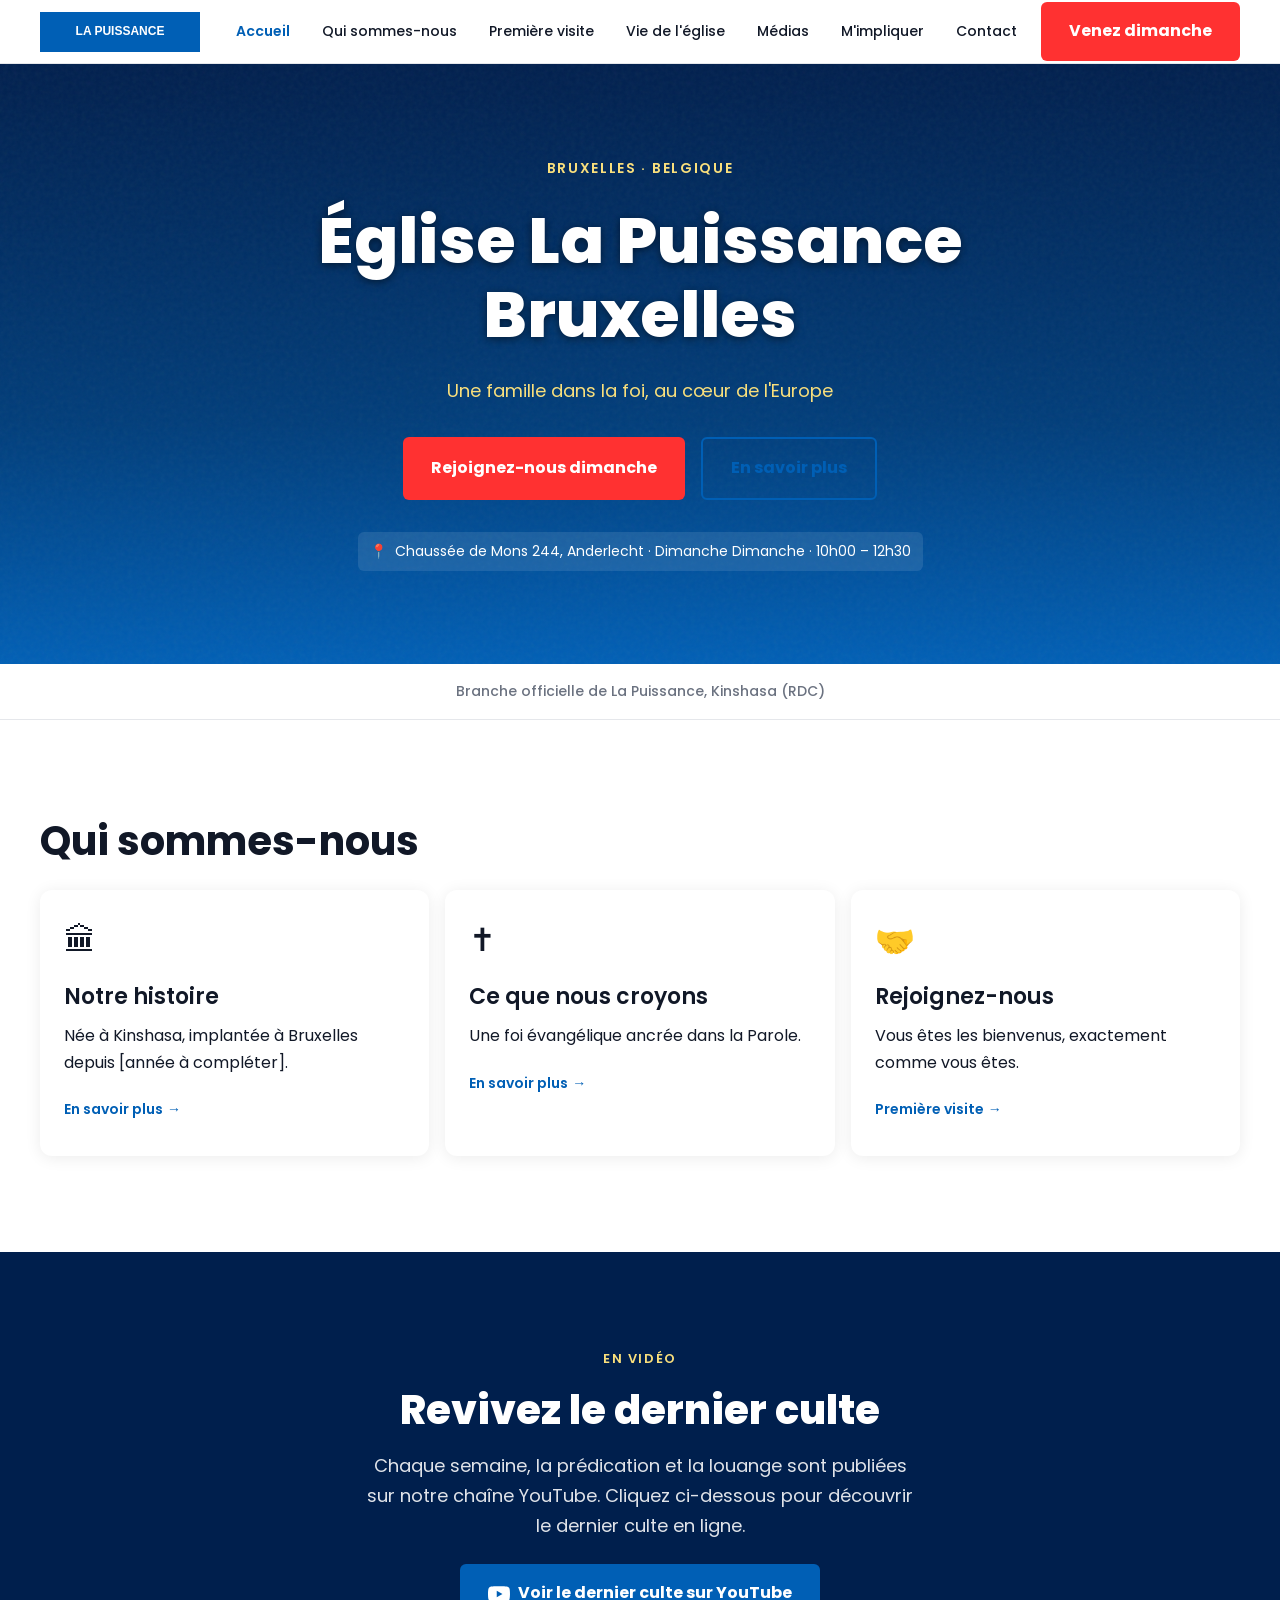
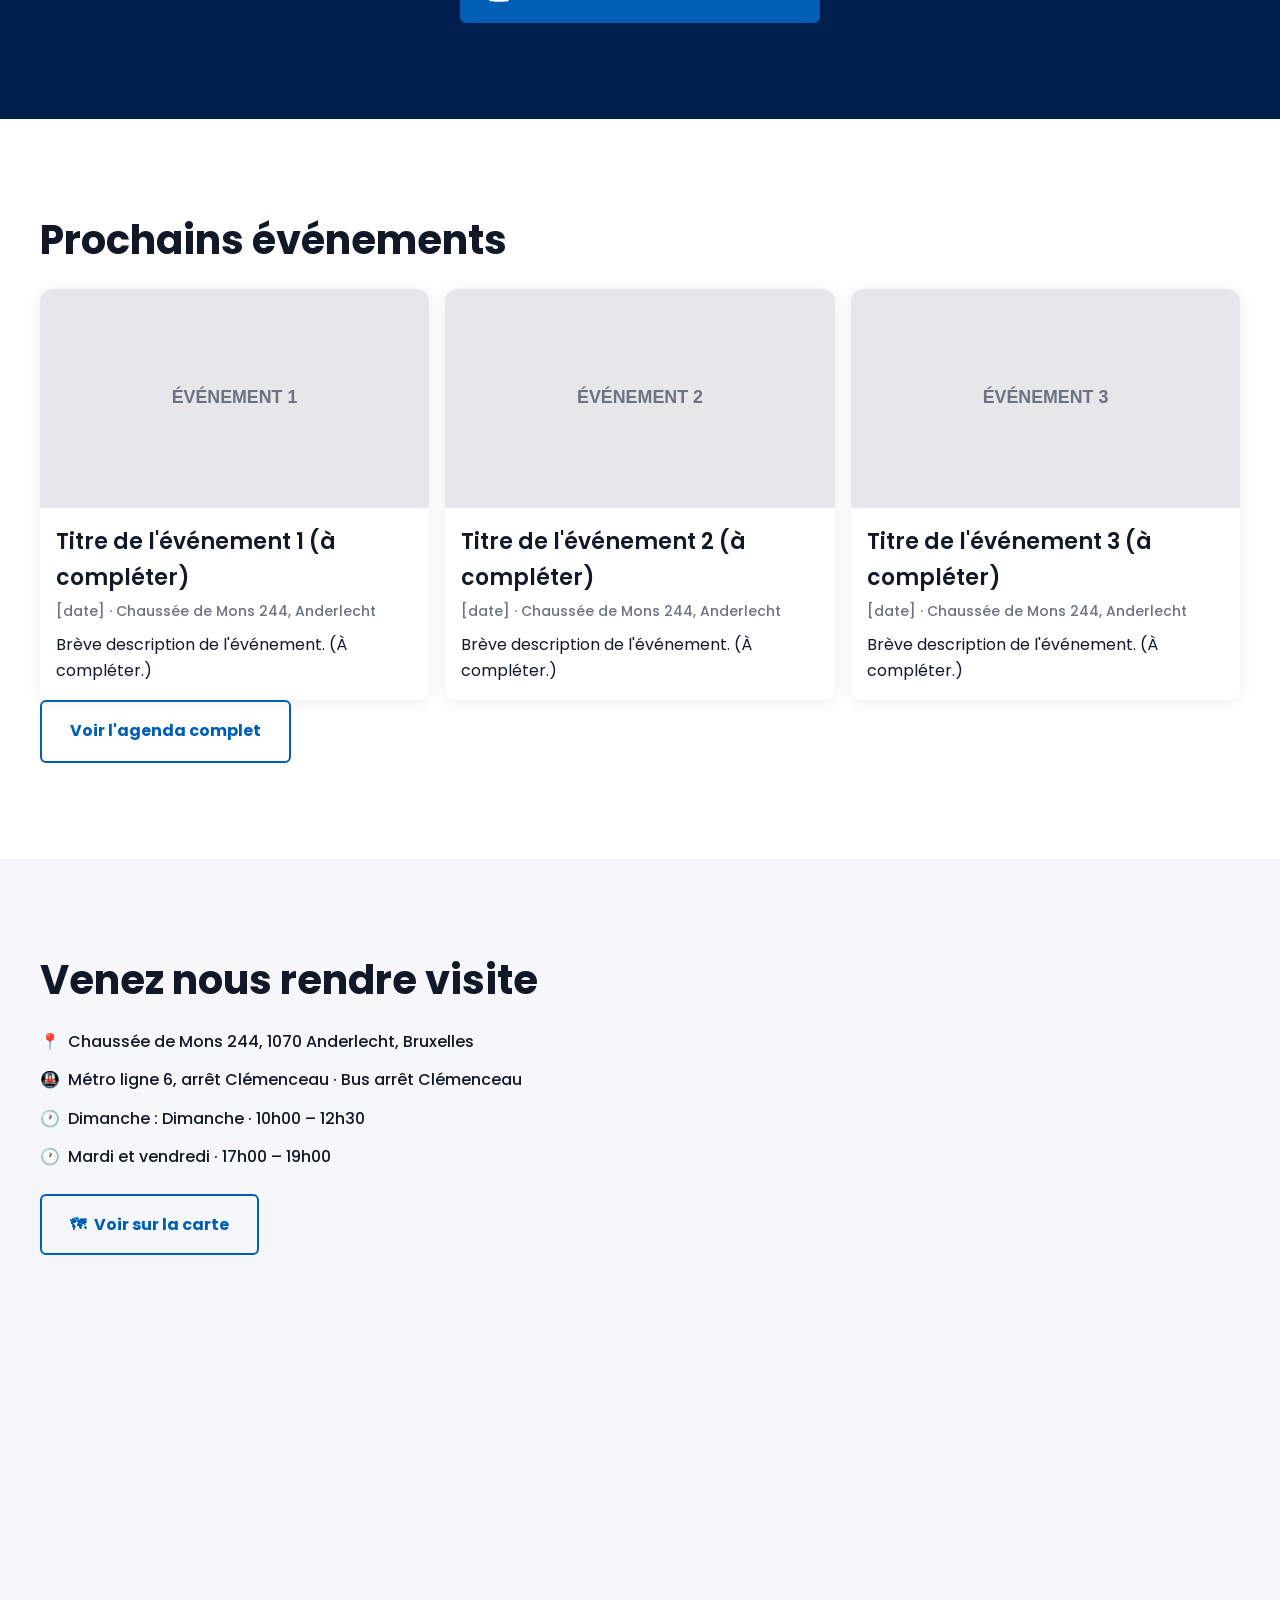
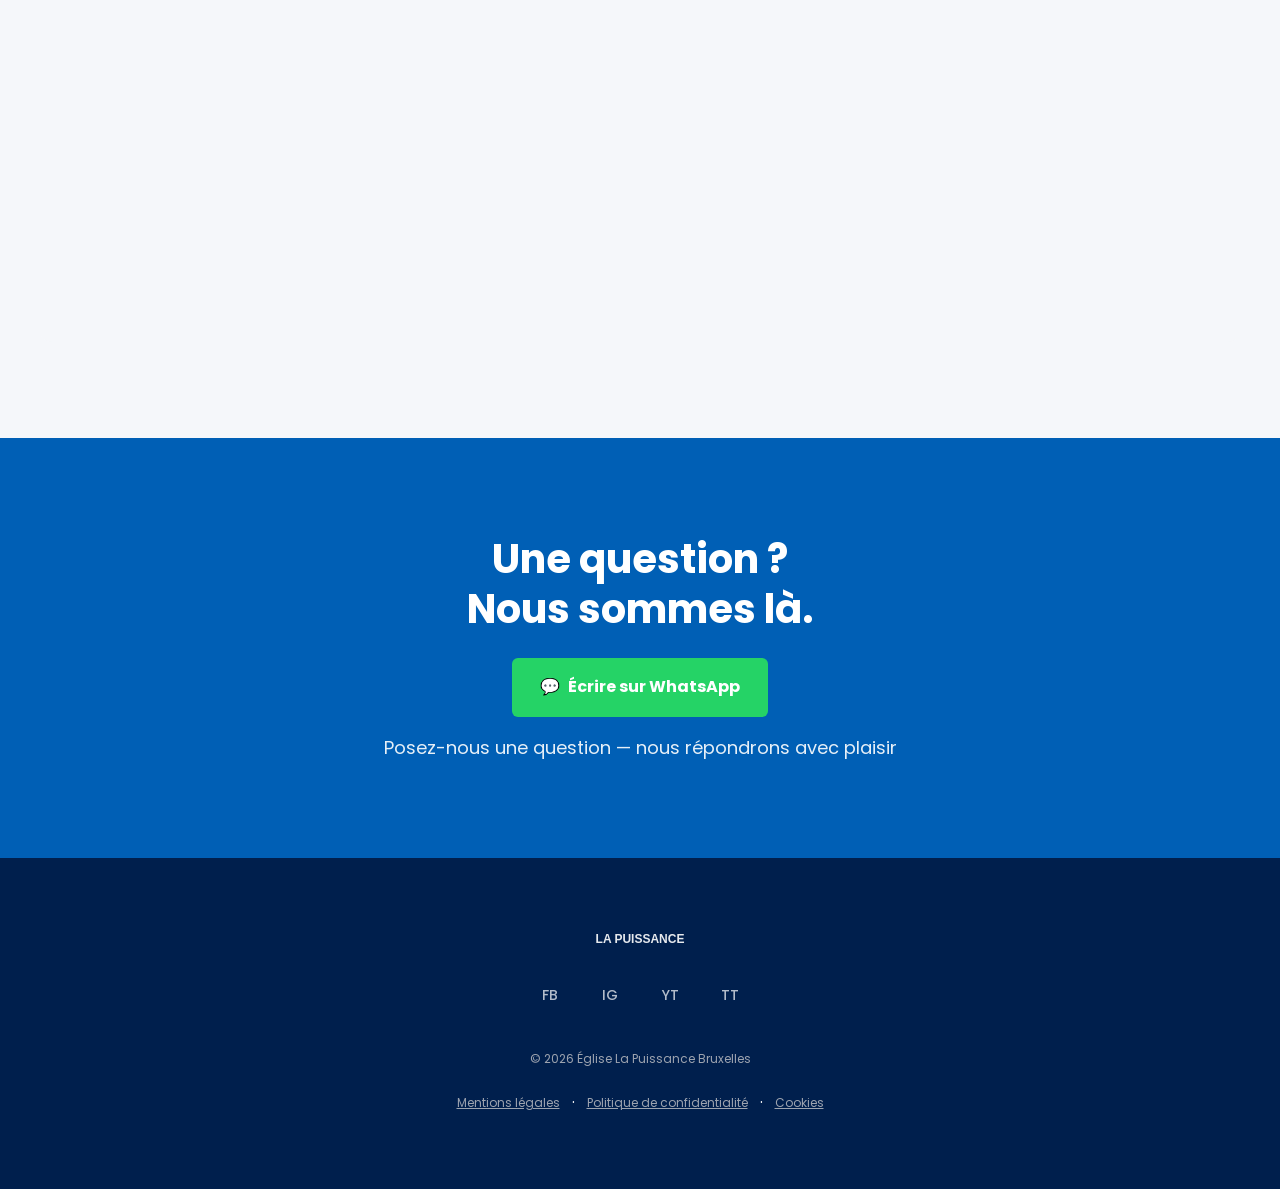
<file: index.html>
<!DOCTYPE html>
<html lang="fr">
<head>
  <meta charset="UTF-8">
  <meta name="viewport" content="width=device-width, initial-scale=1.0">
  <title>Accueil — Église La Puissance Bruxelles</title>
  <meta name="description" content="Église La Puissance Bruxelles — Une famille dans la foi, au cœur de l'Europe. Branche officielle de La Puissance, Kinshasa (RDC).">
  <link rel="stylesheet" href="assets/css/style.css">
  <link rel="icon" type="image/svg+xml" href="assets/img/placeholders/favicon.svg">
</head>
<body>
  <a href="#main-content" class="skip-link">Aller au contenu principal</a>

  <!-- NAVBAR -->
  <div data-partial="header"></div>

  <main id="main-content">
    <!-- HERO -->
    <section class="hero" aria-labelledby="hero-title">
      <div class="hero__bg">
        <img src="assets/img/placeholders/hero.svg" alt="Assemblée de l'Église La Puissance Bruxelles" width="800" height="600" loading="eager" class="hero__photo">
        <div class="hero__gradient" aria-hidden="true"></div>
        <div class="hero__grain" aria-hidden="true"></div>
      </div>
      <div class="hero__content container">
        <p class="hero__surtitre">Bruxelles · Belgique</p>
        <h1 id="hero-title" class="hero__title">Église La Puissance<br>Bruxelles</h1>
        <p class="hero__subtitle">Une famille dans la foi, au cœur de l'Europe</p>
        <div class="hero__actions">
          <a href="premiere-visite.html" class="btn btn--primary btn--full-mobile">Rejoignez-nous dimanche</a>
          <a href="qui-sommes-nous.html" class="btn btn--ghost btn--full-mobile">En savoir plus</a>
        </div>
        <div class="hero__badge">
          <span aria-hidden="true">📍</span> Chaussée de Mons 244, Anderlecht · Dimanche Dimanche · 10h00 – 12h30
        </div>
      </div>
    </section>

    <!-- TRUST BAND -->
    <section class="trust-band" aria-label="Filiation">
      <div class="container">
        <p class="trust-band__text">Branche officielle de La Puissance, Kinshasa (RDC)</p>
      </div>
    </section>

    <!-- QUI SOMMES-NOUS RAPIDE -->
    <section class="section" aria-labelledby="qui-sommes-nous-rapide-title">
      <div class="container">
        <h2 id="qui-sommes-nous-rapide-title" class="section__title">Qui sommes-nous</h2>
        <div class="grid grid--3">
          <article class="card">
            <div class="card__icon" aria-hidden="true">🏛</div>
            <h3 class="card__title">Notre histoire</h3>
            <p class="card__body">Née à Kinshasa, implantée à Bruxelles depuis [année à compléter].</p>
            <a href="qui-sommes-nous.html#histoire" class="card__link">En savoir plus <span aria-hidden="true">→</span></a>
          </article>
          <article class="card">
            <div class="card__icon" aria-hidden="true">✝</div>
            <h3 class="card__title">Ce que nous croyons</h3>
            <p class="card__body">Une foi évangélique ancrée dans la Parole.</p>
            <a href="qui-sommes-nous.html#croyances" class="card__link">En savoir plus <span aria-hidden="true">→</span></a>
          </article>
          <article class="card">
            <div class="card__icon" aria-hidden="true">🤝</div>
            <h3 class="card__title">Rejoignez-nous</h3>
            <p class="card__body">Vous êtes les bienvenus, exactement comme vous êtes.</p>
            <a href="premiere-visite.html" class="card__link">Première visite <span aria-hidden="true">→</span></a>
          </article>
        </div>
      </div>
    </section>

    <!-- PRÉDICATION EN VEDETTE -->
    <!-- SECTION : Revivez le dernier culte (lien chaîne YouTube) -->
    <section class="latest-culte" aria-labelledby="culte-title">
      <div class="container latest-culte__inner">
        <span class="latest-culte__eyebrow">EN VIDÉO</span>
        <h2 id="culte-title" class="latest-culte__title">Revivez le dernier culte</h2>
        <p class="latest-culte__text">Chaque semaine, la prédication et la louange sont publiées sur notre chaîne YouTube. Cliquez ci-dessous pour découvrir le dernier culte en ligne.</p>
        <a class="btn btn--secondary latest-culte__btn" href="https://www.youtube.com/channel/UC2S53PaiXAZHaEvGb1-PZQg" target="_blank" rel="noopener noreferrer"><svg xmlns="http://www.w3.org/2000/svg" width="22" height="22" viewBox="0 0 24 24" fill="currentColor" aria-hidden="true"><path d="M23.498 6.186a3.016 3.016 0 0 0-2.122-2.136C19.505 3.545 12 3.545 12 3.545s-7.505 0-9.377.505A3.017 3.017 0 0 0 .502 6.186C0 8.07 0 12 0 12s0 3.93.502 5.814a3.016 3.016 0 0 0 2.122 2.136c1.871.505 9.376.505 9.376.505s7.505 0 9.377-.505a3.015 3.015 0 0 0 2.122-2.136C24 15.93 24 12 24 12s0-3.93-.502-5.814zM9.545 15.568V8.432L15.818 12l-6.273 3.568z"/></svg> Voir le dernier culte sur YouTube</a>
      </div>
    </section>

    <!-- TÉMOIGNAGE PUNCH -->

    <!-- AGENDA -->
    <section class="section" aria-labelledby="agenda-title">
      <div class="container">
        <h2 id="agenda-title" class="section__title">Prochains événements</h2>
        <div class="grid grid--3">
          <article class="event-card">
            <img src="assets/img/placeholders/evenement-1.svg" alt="Illustration Titre de l'événement 1 (à compléter)" width="400" height="225" loading="lazy" class="event-card__image">
            <div class="event-card__body">
              <h3 class="event-card__title">Titre de l'événement 1 (à compléter)</h3>
              <p class="event-card__meta">[date] · Chaussée de Mons 244, Anderlecht</p>
              <p class="event-card__desc">Brève description de l'événement. (À compléter.)</p>
            </div>
          </article>
          <article class="event-card">
            <img src="assets/img/placeholders/evenement-2.svg" alt="Illustration Titre de l'événement 2 (à compléter)" width="400" height="225" loading="lazy" class="event-card__image">
            <div class="event-card__body">
              <h3 class="event-card__title">Titre de l'événement 2 (à compléter)</h3>
              <p class="event-card__meta">[date] · Chaussée de Mons 244, Anderlecht</p>
              <p class="event-card__desc">Brève description de l'événement. (À compléter.)</p>
            </div>
          </article>
          <article class="event-card">
            <img src="assets/img/placeholders/evenement-3.svg" alt="Illustration Titre de l'événement 3 (à compléter)" width="400" height="225" loading="lazy" class="event-card__image">
            <div class="event-card__body">
              <h3 class="event-card__title">Titre de l'événement 3 (à compléter)</h3>
              <p class="event-card__meta">[date] · Chaussée de Mons 244, Anderlecht</p>
              <p class="event-card__desc">Brève description de l'événement. (À compléter.)</p>
            </div>
          </article>
        </div>
        <a href="vie-de-leglise.html#agenda" class="btn btn--ghost">Voir l'agenda complet</a>
      </div>
    </section>

    <!-- INFOS PRATIQUES RAPIDES -->
    <section class="section section--alt" aria-labelledby="infos-title">
      <div class="container">
        <h2 id="infos-title" class="section__title">Venez nous rendre visite</h2>
        <div class="info-block">
          <p class="info-block__item"><span aria-hidden="true">📍</span> Chaussée de Mons 244, 1070 Anderlecht, Bruxelles</p>
          <p class="info-block__item"><span aria-hidden="true">🚇</span> Métro ligne 6, arrêt Clémenceau · Bus arrêt Clémenceau</p>
          <p class="info-block__item"><span aria-hidden="true">🕐</span> Dimanche : Dimanche · 10h00 – 12h30</p>
          <p class="info-block__item"><span aria-hidden="true">🕐</span> Mardi et vendredi · 17h00 – 19h00</p>
        </div>
        <div class="map-facade" role="region" aria-label="Carte Google Maps">
          <button class="map-facade__btn btn btn--ghost" data-map-address="Chauss%C3%A9e%20de%20Mons%20244%2C%201070%20Anderlecht%2C%20Bruxelles" aria-label="Voir l'adresse sur Google Maps">
            <span aria-hidden="true">🗺</span> Voir sur la carte
          </button>
          <div class="map-facade__container" aria-hidden="true"></div>
        </div>
      </div>
    </section>

    <!-- CTA WHATSAPP -->
    <section class="section section--cta" aria-labelledby="cta-whatsapp-title">
      <div class="container">
        <h2 id="cta-whatsapp-title" class="section__title section__title--inverse">Une question ?<br>Nous sommes là.</h2>
        <a href="https://wa.me/32493942798" class="btn btn--whatsapp btn--full-mobile" target="_blank" rel="noopener noreferrer">
          <span aria-hidden="true">💬</span> Écrire sur WhatsApp
        </a>
        <p class="section__subtitle">Posez-nous une question — nous répondrons avec plaisir</p>
      </div>
    </section>
  </main>

  <!-- FOOTER -->
  <div data-partial="footer"></div>

  <!-- STICKY BOTTOM BAR (mobile only) -->
  <nav class="sticky-bar" aria-label="Actions rapides">
    <a href="premiere-visite.html" class="sticky-bar__item">
      <span aria-hidden="true">📍</span>
      <span class="sticky-bar__label">Venir</span>
    </a>
    <a href="https://wa.me/32493942798" class="sticky-bar__item" target="_blank" rel="noopener noreferrer">
      <span aria-hidden="true">💬</span>
      <span class="sticky-bar__label">WhatsApp</span>
    </a>
    <a href="mimpliquer.html#demande-de-priere" class="sticky-bar__item">
      <span aria-hidden="true">🙏</span>
      <span class="sticky-bar__label">Prier</span>
    </a>
  </nav>

  <script src="assets/js/partials.js" defer></script>
  <script src="assets/js/main.js" defer></script>
</body>
</html>
</file>
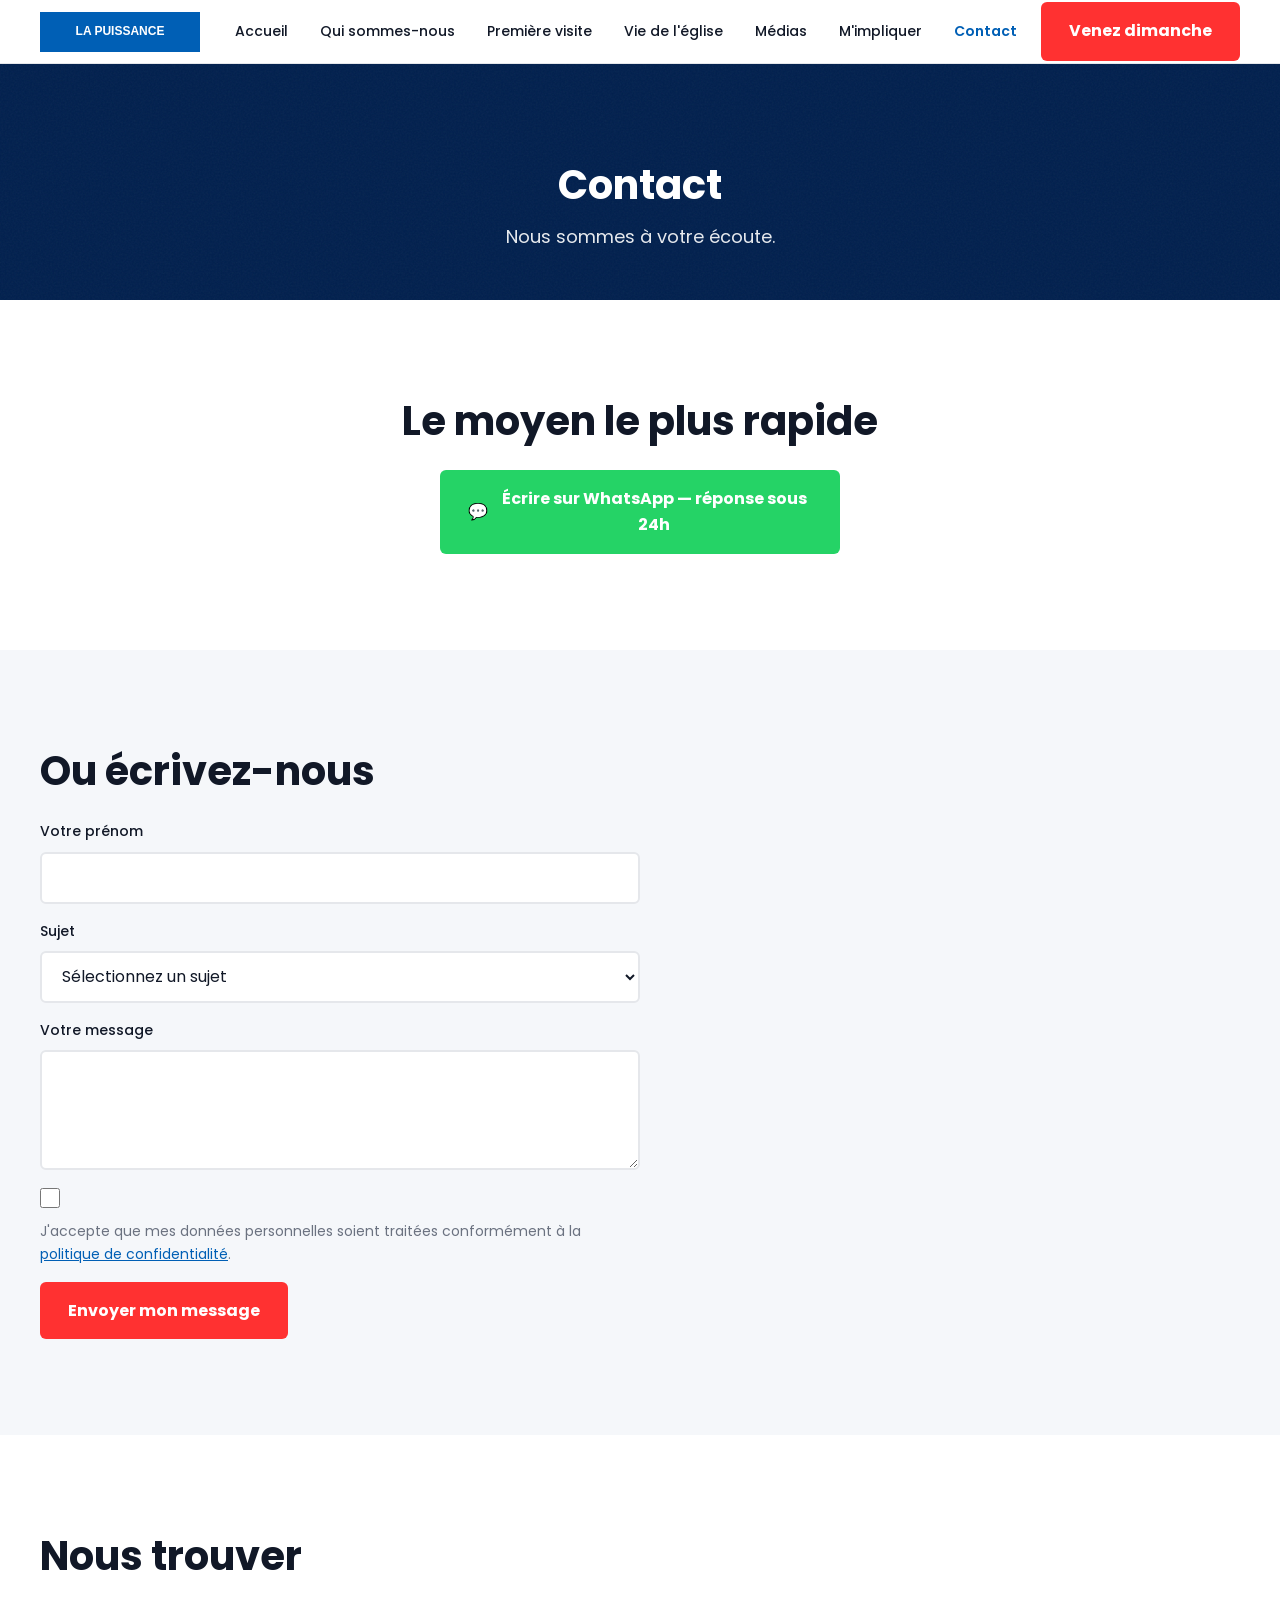
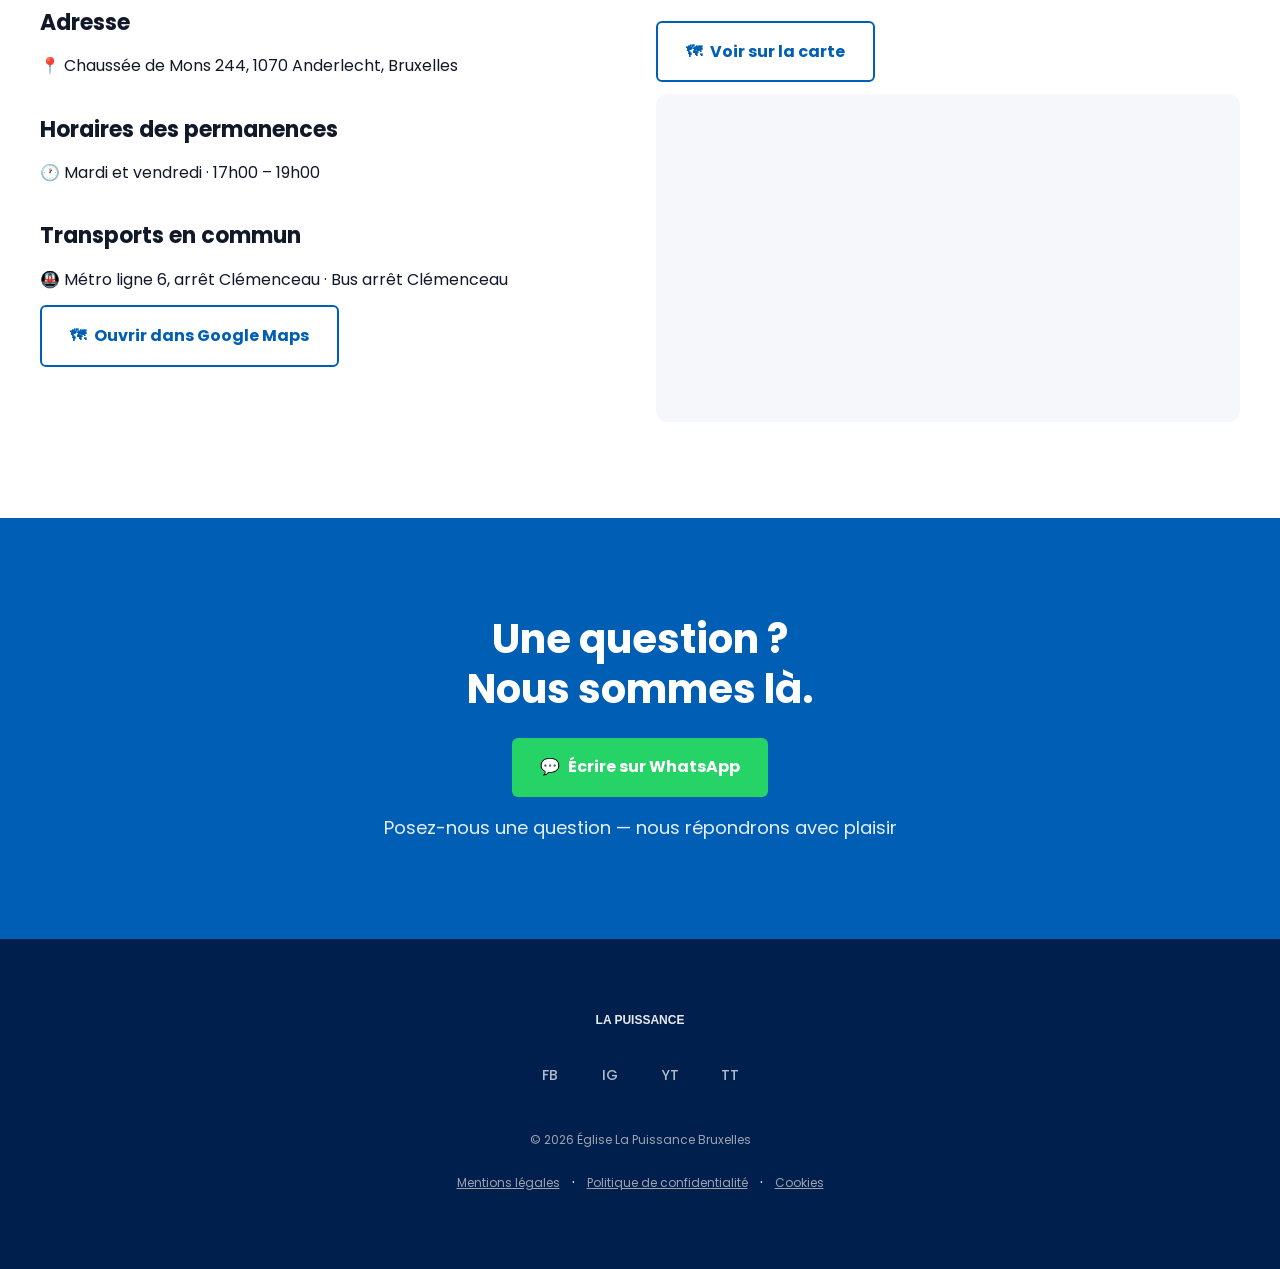
<file: contact.html>
<!DOCTYPE html>
<html lang="fr">
<head>
  <meta charset="UTF-8">
  <meta name="viewport" content="width=device-width, initial-scale=1.0">
  <title>Contact — Église La Puissance Bruxelles</title>
  <meta name="description" content="Contactez l'Église La Puissance Bruxelles par WhatsApp, formulaire ou visitez-nous directement.">
  <link rel="stylesheet" href="assets/css/style.css">
  <link rel="icon" type="image/svg+xml" href="assets/img/placeholders/favicon.svg">
</head>
<body>
  <a href="#main-content" class="skip-link">Aller au contenu principal</a>

  <!-- NAVBAR -->
  <div data-partial="header"></div>

  <main id="main-content">
    <!-- PAGE HEADER -->
    <header class="page-header">
      <div class="container">
        <h1 class="page-header__title">Contact</h1>
        <p class="page-header__subtitle">Nous sommes à votre écoute.</p>
      </div>
    </header>

    <!-- WHATSAPP PRIMAIRE -->
    <section class="section" aria-labelledby="whatsapp-title">
      <div class="container" style="text-align: center;">
        <h2 id="whatsapp-title" class="section__title">Le moyen le plus rapide</h2>
        <a href="https://wa.me/32493942798" class="btn btn--whatsapp btn--full-mobile" style="max-width: 400px;" target="_blank" rel="noopener noreferrer" aria-label="Contacter l'église La Puissance Bruxelles sur WhatsApp">
          <span aria-hidden="true">💬</span> Écrire sur WhatsApp — réponse sous 24h
        </a>
      </div>
    </section>

    <!-- FORMULAIRE -->
    <section class="section section--alt" aria-labelledby="formulaire-title">
      <div class="container">
        <h2 id="formulaire-title" class="section__title">Ou écrivez-nous</h2>
        <form class="form" action="https://formspree.io/f/VOTRE_ID_CONTACT" method="POST" aria-label="Formulaire de contact">
          <div class="form__group">
            <label for="contact-prenom" class="form__label">Votre prénom</label>
            <input type="text" id="contact-prenom" name="prenom" class="form__input" required autocomplete="given-name" aria-required="true">
          </div>
          <div class="form__group">
            <label for="contact-sujet" class="form__label">Sujet</label>
            <select id="contact-sujet" name="sujet" class="form__select" required aria-required="true">
              <option value="">Sélectionnez un sujet</option>
              <option value="question-generale">Question générale</option>
              <option value="premiere-visite">Première visite</option>
              <option value="demande-priere">Demande de prière</option>
              <option value="autre">Autre</option>
            </select>
          </div>
          <div class="form__group">
            <label for="contact-message" class="form__label">Votre message</label>
            <textarea id="contact-message" name="message" class="form__textarea" required aria-required="true"></textarea>
          </div>
          <div class="form__group form__checkbox-group">
            <input type="checkbox" id="contact-rgpd" name="rgpd_consent" class="form__checkbox" required aria-required="true">
            <label for="contact-rgpd" class="form__checkbox-label">J'accepte que mes données personnelles soient traitées conformément à la <a href="politique-confidentialite.html">politique de confidentialité</a>.</label>
          </div>
          <button type="submit" class="btn btn--primary form__submit">Envoyer mon message</button>
        </form>
      </div>
    </section>

    <!-- INFORMATIONS -->
    <section class="section" aria-labelledby="infos-title">
      <div class="container">
        <h2 id="infos-title" class="section__title">Nous trouver</h2>
        <div class="two-col">
          <div class="content-block">
            <h2>Adresse</h2>
            <p><span aria-hidden="true">📍</span> Chaussée de Mons 244, 1070 Anderlecht, Bruxelles</p>
            <h2>Horaires des permanences</h2>
            <p><span aria-hidden="true">🕐</span> Mardi et vendredi · 17h00 – 19h00</p>
            <h2>Transports en commun</h2>
            <p><span aria-hidden="true">🚇</span> Métro ligne 6, arrêt Clémenceau · Bus arrêt Clémenceau</p>
            <a href="https://maps.google.com/?q=Chauss%C3%A9e%20de%20Mons%20244%2C%201070%20Anderlecht%2C%20Bruxelles" class="btn btn--ghost" target="_blank" rel="noopener noreferrer" aria-label="Ouvrir l'adresse dans Google Maps">
              <span aria-hidden="true">🗺</span> Ouvrir dans Google Maps
            </a>
          </div>
          <div>
            <div class="map-facade" role="region" aria-label="Carte Google Maps">
              <button class="map-facade__btn btn btn--ghost" data-map-address="Chauss%C3%A9e%20de%20Mons%20244%2C%201070%20Anderlecht%2C%20Bruxelles" aria-label="Voir l'adresse sur Google Maps">
                <span aria-hidden="true">🗺</span> Voir sur la carte
              </button>
              <div class="map-facade__container" aria-hidden="true"></div>
            </div>
          </div>
        </div>
      </div>
    </section>

    <!-- CTA WHATSAPP -->
    <section class="section section--cta" aria-labelledby="cta-whatsapp-title">
      <div class="container">
        <h2 id="cta-whatsapp-title" class="section__title section__title--inverse">Une question ?<br>Nous sommes là.</h2>
        <a href="https://wa.me/32493942798" class="btn btn--whatsapp btn--full-mobile" target="_blank" rel="noopener noreferrer">
          <span aria-hidden="true">💬</span> Écrire sur WhatsApp
        </a>
        <p class="section__subtitle">Posez-nous une question — nous répondrons avec plaisir</p>
      </div>
    </section>
  </main>

  <!-- FOOTER -->
  <div data-partial="footer"></div>

  <!-- STICKY BOTTOM BAR (mobile only) -->
  <nav class="sticky-bar" aria-label="Actions rapides">
    <a href="premiere-visite.html" class="sticky-bar__item">
      <span aria-hidden="true">📍</span>
      <span class="sticky-bar__label">Venir</span>
    </a>
    <a href="https://wa.me/32493942798" class="sticky-bar__item" target="_blank" rel="noopener noreferrer">
      <span aria-hidden="true">💬</span>
      <span class="sticky-bar__label">WhatsApp</span>
    </a>
    <a href="mimpliquer.html#demande-de-priere" class="sticky-bar__item">
      <span aria-hidden="true">🙏</span>
      <span class="sticky-bar__label">Prier</span>
    </a>
  </nav>

  <script src="assets/js/partials.js" defer></script>
  <script src="assets/js/main.js" defer></script>
</body>
</html>
</file>
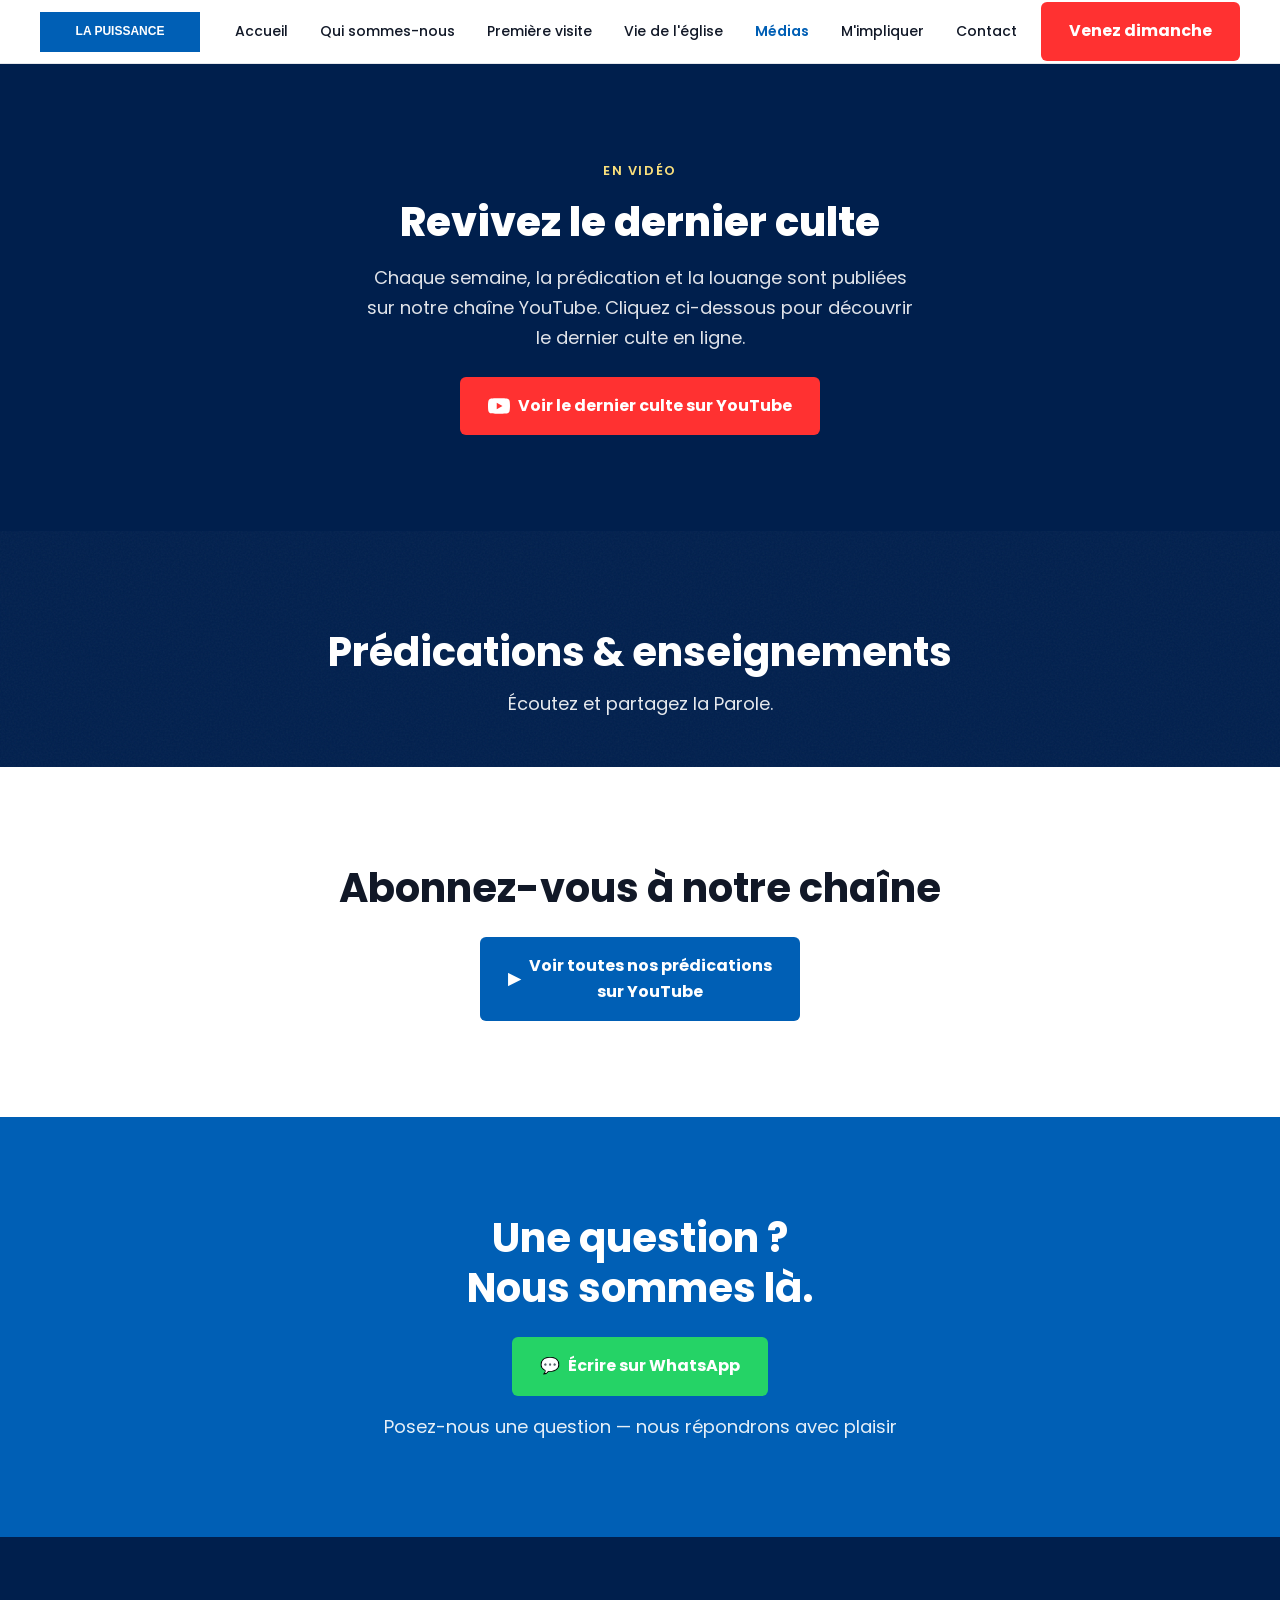
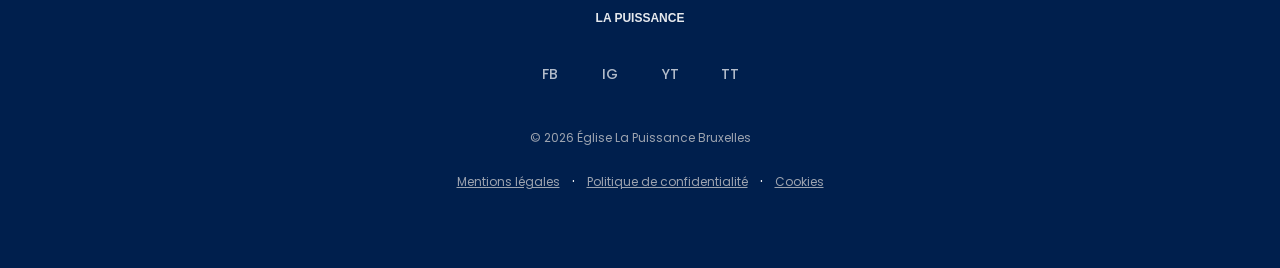
<file: medias.html>
<!DOCTYPE html>
<html lang="fr">
<head>
  <meta charset="UTF-8">
  <meta name="viewport" content="width=device-width, initial-scale=1.0">
  <title>Médias — Église La Puissance Bruxelles</title>
  <meta name="description" content="Prédications et enseignements de l'Église La Puissance Bruxelles. Regardez nos vidéos et abonnez-vous à notre chaîne YouTube.">
  <link rel="stylesheet" href="assets/css/style.css">
  <link rel="icon" type="image/svg+xml" href="assets/img/placeholders/favicon.svg">
</head>
<body>
  <a href="#main-content" class="skip-link">Aller au contenu principal</a>

  <!-- NAVBAR -->
  <div data-partial="header"></div>

  <main id="main-content">
    
    <!-- SECTION : Revivez le dernier culte (lien chaîne YouTube) -->
    <section class="latest-culte" aria-labelledby="culte-title">
      <div class="container latest-culte__inner">
        <span class="latest-culte__eyebrow">EN VIDÉO</span>
        <h2 id="culte-title" class="latest-culte__title">Revivez le dernier culte</h2>
        <p class="latest-culte__text">Chaque semaine, la prédication et la louange sont publiées sur notre chaîne YouTube. Cliquez ci-dessous pour découvrir le dernier culte en ligne.</p>
        <a class="btn btn--primary latest-culte__btn" href="https://www.youtube.com/channel/UC2S53PaiXAZHaEvGb1-PZQg" target="_blank" rel="noopener noreferrer"><svg xmlns="http://www.w3.org/2000/svg" width="22" height="22" viewBox="0 0 24 24" fill="currentColor" aria-hidden="true"><path d="M23.498 6.186a3.016 3.016 0 0 0-2.122-2.136C19.505 3.545 12 3.545 12 3.545s-7.505 0-9.377.505A3.017 3.017 0 0 0 .502 6.186C0 8.07 0 12 0 12s0 3.93.502 5.814a3.016 3.016 0 0 0 2.122 2.136c1.871.505 9.376.505 9.376.505s7.505 0 9.377-.505a3.015 3.015 0 0 0 2.122-2.136C24 15.93 24 12 24 12s0-3.93-.502-5.814zM9.545 15.568V8.432L15.818 12l-6.273 3.568z"/></svg> Voir le dernier culte sur YouTube</a>
      </div>
    </section>

<!-- PAGE HEADER -->
    <header class="page-header">
      <div class="container">
        <h1 class="page-header__title">Prédications & enseignements</h1>
        <p class="page-header__subtitle">Écoutez et partagez la Parole.</p>
      </div>
    </header>

    <!-- FILTRES (optionnels) -->

    <!-- GRILLE VIDÉOS -->

    <!-- CTA YOUTUBE -->
    <section class="section" aria-labelledby="cta-youtube-title">
      <div class="container" style="text-align: center;">
        <h2 id="cta-youtube-title" class="section__title">Abonnez-vous à notre chaîne</h2>
        <a href="https://www.youtube.com/channel/UC2S53PaiXAZHaEvGb1-PZQg" class="btn btn--secondary btn--full-mobile" target="_blank" rel="noopener noreferrer" aria-label="S'abonner à notre chaîne YouTube">
          <span aria-hidden="true">▶</span> Voir toutes nos prédications sur YouTube
        </a>
      </div>
    </section>

    <!-- CTA WHATSAPP -->
    <section class="section section--cta" aria-labelledby="cta-whatsapp-title">
      <div class="container">
        <h2 id="cta-whatsapp-title" class="section__title section__title--inverse">Une question ?<br>Nous sommes là.</h2>
        <a href="https://wa.me/32493942798" class="btn btn--whatsapp btn--full-mobile" target="_blank" rel="noopener noreferrer">
          <span aria-hidden="true">💬</span> Écrire sur WhatsApp
        </a>
        <p class="section__subtitle">Posez-nous une question — nous répondrons avec plaisir</p>
      </div>
    </section>
  </main>

  <!-- FOOTER -->
  <div data-partial="footer"></div>

  <!-- STICKY BOTTOM BAR (mobile only) -->
  <nav class="sticky-bar" aria-label="Actions rapides">
    <a href="premiere-visite.html" class="sticky-bar__item">
      <span aria-hidden="true">📍</span>
      <span class="sticky-bar__label">Venir</span>
    </a>
    <a href="https://wa.me/32493942798" class="sticky-bar__item" target="_blank" rel="noopener noreferrer">
      <span aria-hidden="true">💬</span>
      <span class="sticky-bar__label">WhatsApp</span>
    </a>
    <a href="mimpliquer.html#demande-de-priere" class="sticky-bar__item">
      <span aria-hidden="true">🙏</span>
      <span class="sticky-bar__label">Prier</span>
    </a>
  </nav>

  <script src="assets/js/partials.js" defer></script>
  <script src="assets/js/main.js" defer></script>
</body>
</html>
</file>
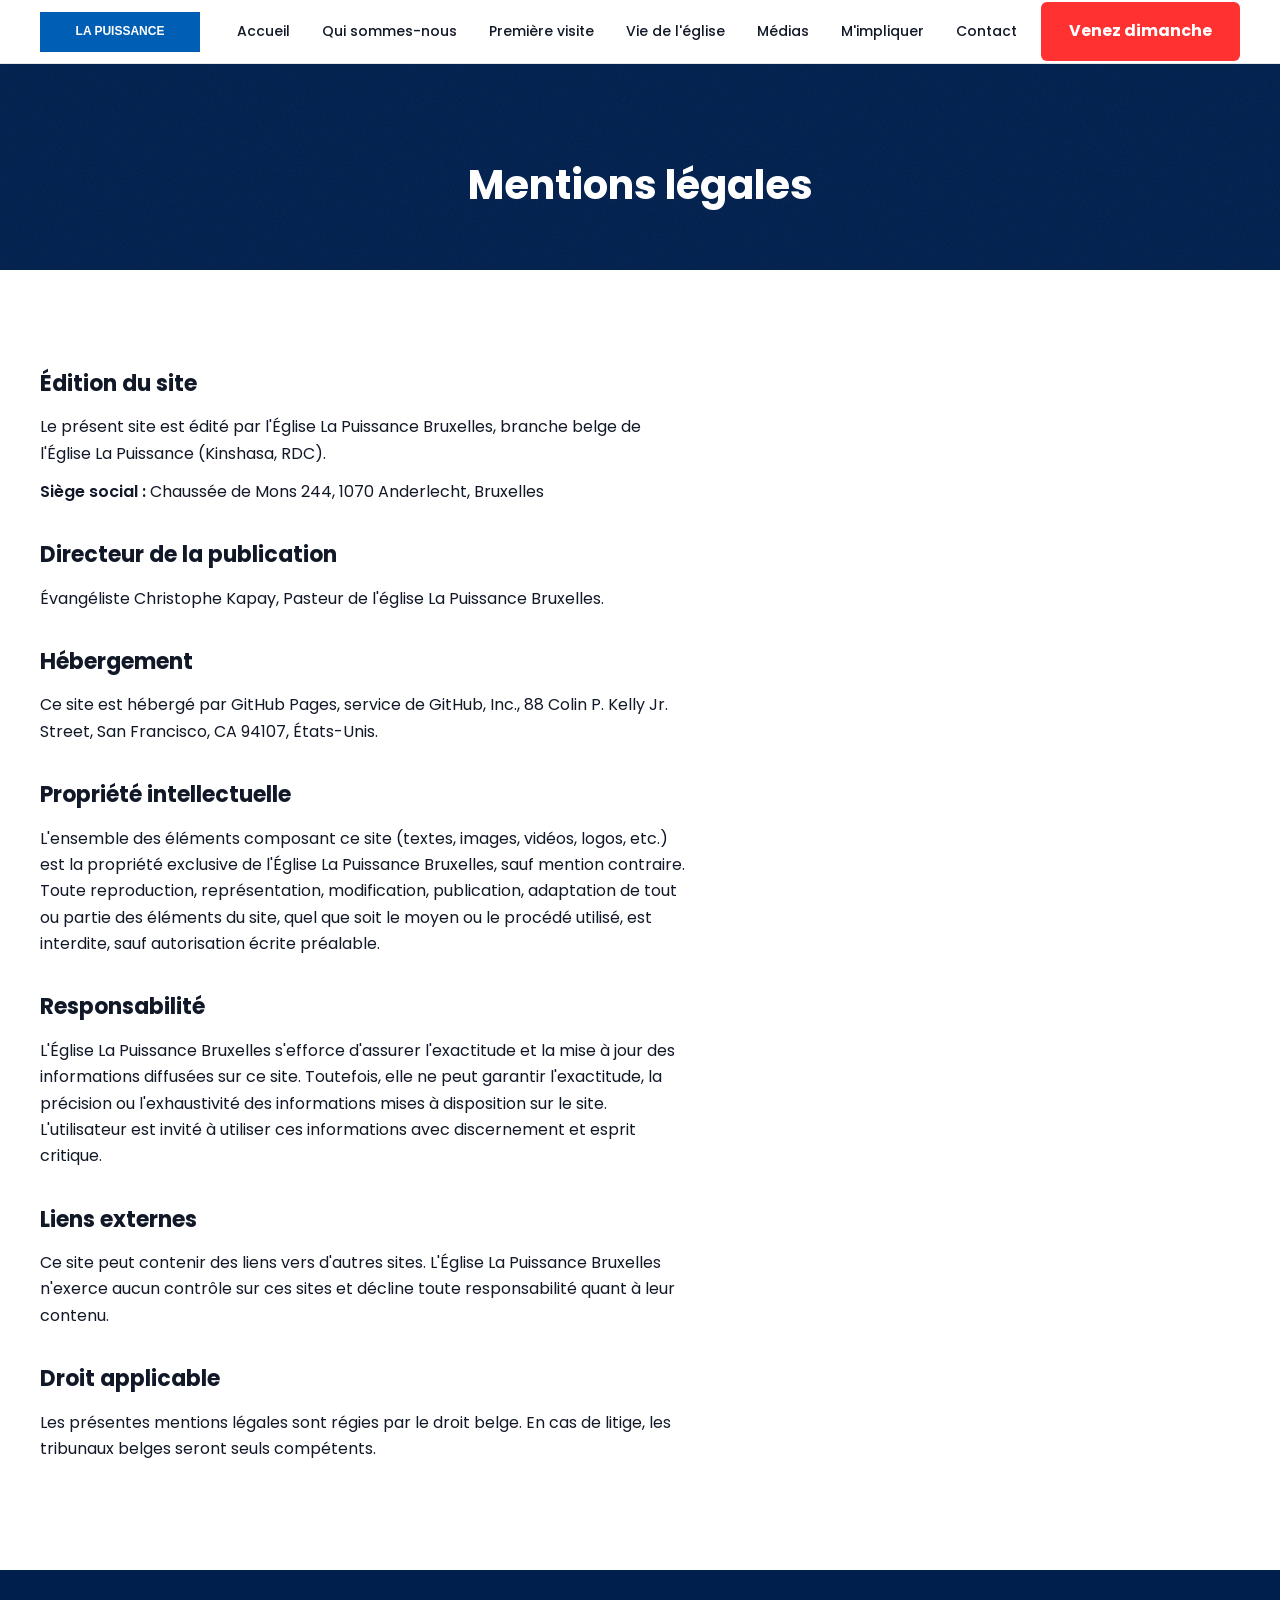
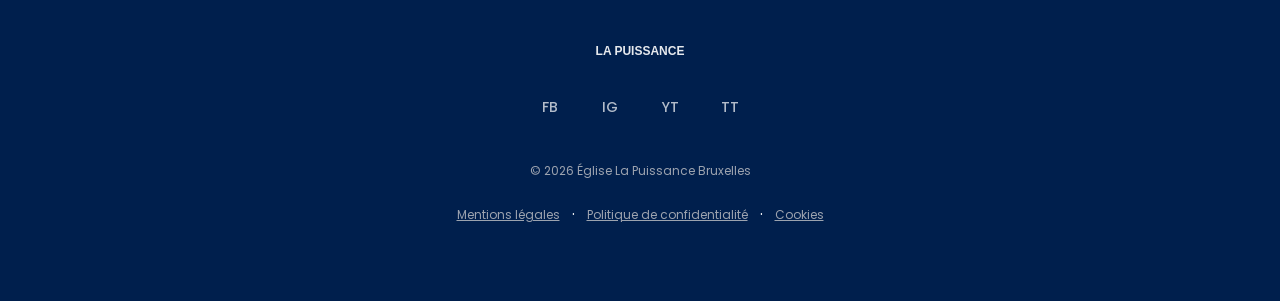
<file: mentions-legales.html>
<!DOCTYPE html>
<html lang="fr">
<head>
  <meta charset="UTF-8">
  <meta name="viewport" content="width=device-width, initial-scale=1.0">
  <title>Mentions légales — Église La Puissance Bruxelles</title>
  <meta name="description" content="Mentions légales du site de l'Église La Puissance Bruxelles.">
  <link rel="stylesheet" href="assets/css/style.css">
  <link rel="icon" type="image/svg+xml" href="assets/img/placeholders/favicon.svg">
</head>
<body>
  <a href="#main-content" class="skip-link">Aller au contenu principal</a>

  <!-- NAVBAR -->
  <div data-partial="header"></div>

  <main id="main-content">
    <!-- PAGE HEADER -->
    <header class="page-header">
      <div class="container">
        <h1 class="page-header__title">Mentions légales</h1>
      </div>
    </header>

    <!-- CONTENU -->
    <section class="section" aria-labelledby="mentions-title">
      <div class="container">
        <div class="content-block">
          <h2 id="mentions-title">Édition du site</h2>
          <p>Le présent site est édité par l'Église La Puissance Bruxelles, branche belge de l'Église La Puissance (Kinshasa, RDC).</p>
          <!-- TODO : une fois le statut ASBL obtenu et le numéro BCE/KBO attribué, ajouter ici :
               <p><strong>Forme juridique :</strong> Association sans but lucratif (ASBL).</p>
               <p><strong>Numéro BCE/KBO :</strong> [numéro réel]</p> -->
          <p><strong>Siège social :</strong> Chaussée de Mons 244, 1070 Anderlecht, Bruxelles</p>

          <h2>Directeur de la publication</h2>
          <p>Évangéliste Christophe Kapay, Pasteur de l'église La Puissance Bruxelles.</p>

          <h2>Hébergement</h2>
          <p>Ce site est hébergé par GitHub Pages, service de GitHub, Inc., 88 Colin P. Kelly Jr. Street, San Francisco, CA 94107, États-Unis.</p>

          <h2>Propriété intellectuelle</h2>
          <p>L'ensemble des éléments composant ce site (textes, images, vidéos, logos, etc.) est la propriété exclusive de l'Église La Puissance Bruxelles, sauf mention contraire. Toute reproduction, représentation, modification, publication, adaptation de tout ou partie des éléments du site, quel que soit le moyen ou le procédé utilisé, est interdite, sauf autorisation écrite préalable.</p>

          <h2>Responsabilité</h2>
          <p>L'Église La Puissance Bruxelles s'efforce d'assurer l'exactitude et la mise à jour des informations diffusées sur ce site. Toutefois, elle ne peut garantir l'exactitude, la précision ou l'exhaustivité des informations mises à disposition sur le site. L'utilisateur est invité à utiliser ces informations avec discernement et esprit critique.</p>

          <h2>Liens externes</h2>
          <p>Ce site peut contenir des liens vers d'autres sites. L'Église La Puissance Bruxelles n'exerce aucun contrôle sur ces sites et décline toute responsabilité quant à leur contenu.</p>

          <h2>Droit applicable</h2>
          <p>Les présentes mentions légales sont régies par le droit belge. En cas de litige, les tribunaux belges seront seuls compétents.</p>
        </div>
      </div>
    </section>
  </main>

  <!-- FOOTER -->
  <div data-partial="footer"></div>

  <!-- STICKY BOTTOM BAR (mobile only) -->
  <nav class="sticky-bar" aria-label="Actions rapides">
    <a href="premiere-visite.html" class="sticky-bar__item">
      <span aria-hidden="true">📍</span>
      <span class="sticky-bar__label">Venir</span>
    </a>
    <a href="https://wa.me/32493942798" class="sticky-bar__item" target="_blank" rel="noopener noreferrer">
      <span aria-hidden="true">💬</span>
      <span class="sticky-bar__label">WhatsApp</span>
    </a>
    <a href="mimpliquer.html#demande-de-priere" class="sticky-bar__item">
      <span aria-hidden="true">🙏</span>
      <span class="sticky-bar__label">Prier</span>
    </a>
  </nav>

  <script src="assets/js/partials.js" defer></script>
  <script src="assets/js/main.js" defer></script>
</body>
</html>
</file>
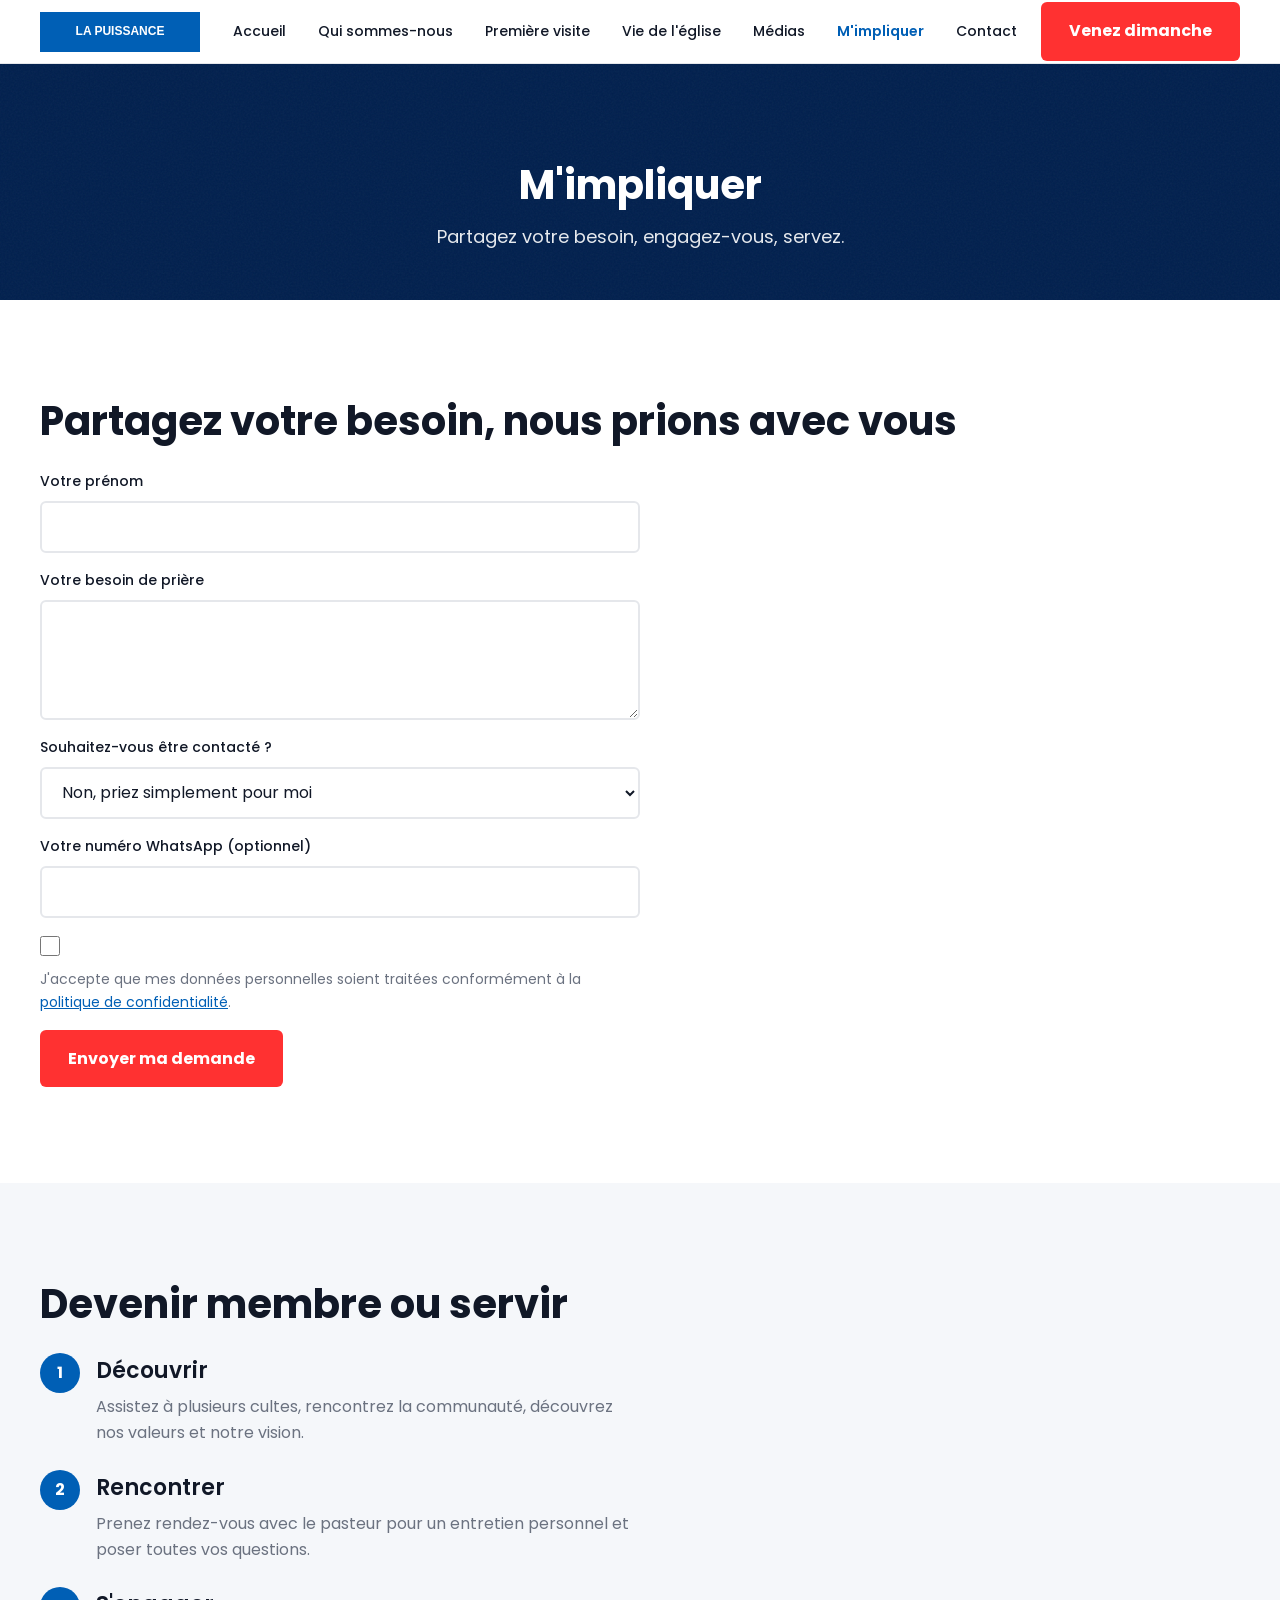
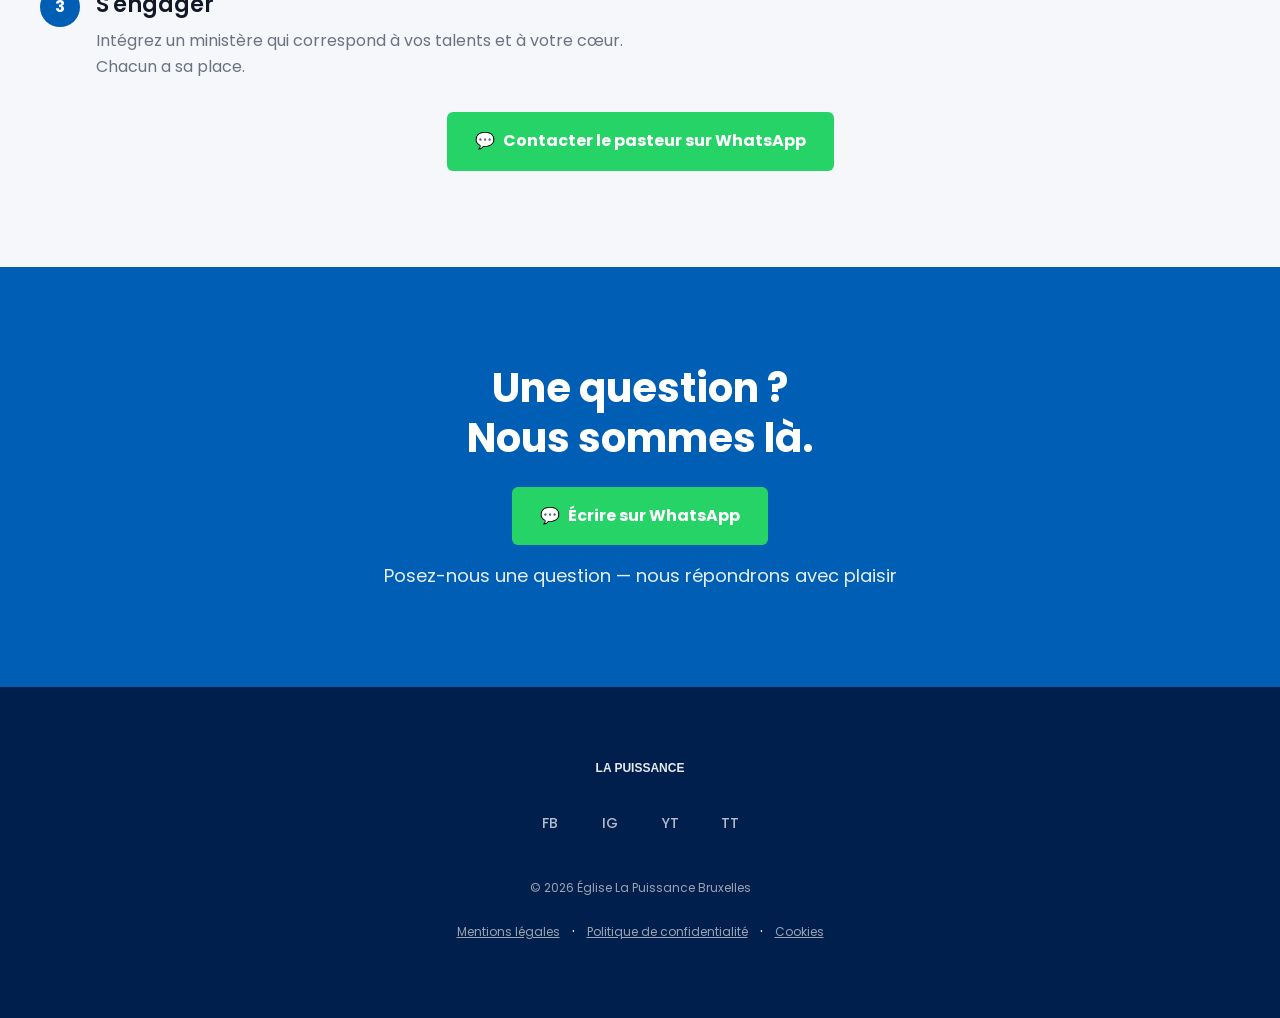
<file: mimpliquer.html>
<!DOCTYPE html>
<html lang="fr">
<head>
  <meta charset="UTF-8">
  <meta name="viewport" content="width=device-width, initial-scale=1.0">
  <title>M'impliquer — Église La Puissance Bruxelles</title>
  <meta name="description" content="Demande de prière, devenir membre, servir ou soutenir l'œuvre de l'Église La Puissance Bruxelles.">
  <link rel="stylesheet" href="assets/css/style.css">
  <link rel="icon" type="image/svg+xml" href="assets/img/placeholders/favicon.svg">
</head>
<body>
  <a href="#main-content" class="skip-link">Aller au contenu principal</a>

  <!-- NAVBAR -->
  <div data-partial="header"></div>

  <main id="main-content">
    <!-- PAGE HEADER -->
    <header class="page-header">
      <div class="container">
        <h1 class="page-header__title">M'impliquer</h1>
        <p class="page-header__subtitle">Partagez votre besoin, engagez-vous, servez.</p>
      </div>
    </header>

    <!-- DEMANDE DE PRIÈRE -->
    <section class="section" id="demande-de-priere" aria-labelledby="priere-title">
      <div class="container">
        <h2 id="priere-title" class="section__title">Partagez votre besoin, nous prions avec vous</h2>
        <form class="form" action="https://formspree.io/f/VOTRE_ID_PRIERE" method="POST" aria-label="Formulaire de demande de prière">
          <div class="form__group">
            <label for="priere-prenom" class="form__label">Votre prénom</label>
            <input type="text" id="priere-prenom" name="prenom" class="form__input" required autocomplete="given-name" aria-required="true">
          </div>
          <div class="form__group">
            <label for="priere-besoin" class="form__label">Votre besoin de prière</label>
            <textarea id="priere-besoin" name="besoin" class="form__textarea" required aria-required="true"></textarea>
          </div>
          <div class="form__group">
            <label for="priere-contact" class="form__label">Souhaitez-vous être contacté ?</label>
            <select id="priere-contact" name="contact_souhaite" class="form__select">
              <option value="non">Non, priez simplement pour moi</option>
              <option value="oui">Oui, contactez-moi sur WhatsApp</option>
            </select>
          </div>
          <div class="form__group">
            <label for="priere-whatsapp" class="form__label">Votre numéro WhatsApp (optionnel)</label>
            <input type="tel" id="priere-whatsapp" name="whatsapp" class="form__input" autocomplete="tel">
          </div>
          <div class="form__group form__checkbox-group">
            <input type="checkbox" id="priere-rgpd" name="rgpd_consent" class="form__checkbox" required aria-required="true">
            <label for="priere-rgpd" class="form__checkbox-label">J'accepte que mes données personnelles soient traitées conformément à la <a href="politique-confidentialite.html">politique de confidentialité</a>.</label>
          </div>
          <button type="submit" class="btn btn--primary form__submit">Envoyer ma demande</button>
        </form>
      </div>
    </section>

    <!-- DEVENIR MEMBRE / SERVIR -->
    <section class="section section--alt" id="devenir-membre" aria-labelledby="membre-title">
      <div class="container">
        <h2 id="membre-title" class="section__title">Devenir membre ou servir</h2>
        <div class="steps">
          <div class="step">
            <div class="step__number">1</div>
            <div class="step__content">
              <h3>Découvrir</h3>
              <p>Assistez à plusieurs cultes, rencontrez la communauté, découvrez nos valeurs et notre vision.</p>
            </div>
          </div>
          <div class="step">
            <div class="step__number">2</div>
            <div class="step__content">
              <h3>Rencontrer</h3>
              <p>Prenez rendez-vous avec le pasteur pour un entretien personnel et poser toutes vos questions.</p>
            </div>
          </div>
          <div class="step">
            <div class="step__number">3</div>
            <div class="step__content">
              <h3>S'engager</h3>
              <p>Intégrez un ministère qui correspond à vos talents et à votre cœur. Chacun a sa place.</p>
            </div>
          </div>
        </div>
        <div style="margin-top: var(--space-6); text-align: center;">
          <a href="https://wa.me/32493942798" class="btn btn--whatsapp" target="_blank" rel="noopener noreferrer">
            <span aria-hidden="true">💬</span> Contacter le pasteur sur WhatsApp
          </a>
        </div>
      </div>
    </section>

    <!-- SOUTENIR L'ŒUVRE (désactivée par défaut — à activer après statut) -->
    <!--
    <section class="section section-dons" id="soutenir" aria-labelledby="dons-title">
      <div class="container">
        <h2 id="dons-title" class="section__title">Soutenir l'œuvre</h2>
        <p class="section__subtitle">Participer à ce que Dieu bâtit ici</p>
        <div style="max-width: 600px; margin-inline: auto;">
          <p style="margin-bottom: var(--space-4);">Vos dons contribuent au fonctionnement de l'église, aux œuvres de solidarité et à la mission évangélique.</p>
          <div style="padding: var(--space-4); background: var(--color-surface-alt); border-radius: var(--radius-md); margin-bottom: var(--space-4); display: flex; align-items: center; gap: var(--space-3);">
            <span aria-hidden="true" style="font-size: 1.5rem;">🔒</span>
            <div>
              <p style="font-weight: var(--weight-semibold); font-size: var(--text-small);">Paiement sécurisé</p>
              <p style="font-size: var(--text-small); color: var(--color-text-secondary);">Église La Puissance Bruxelles</p>
            </div>
          </div>
          <div style="display: flex; gap: var(--space-3); justify-content: center; margin-bottom: var(--space-4);">
            <button class="btn btn--ghost">10 €</button>
            <button class="btn btn--ghost">25 €</button>
            <button class="btn btn--ghost">50 €</button>
          </div>
          <a href="https://VOTRE-LIEN-DE-DON" class="btn btn--primary btn--full-mobile" target="_blank" rel="noopener noreferrer">Faire une offrande</a>
        </div>
      </div>
    </section>
    -->

    <!-- CTA WHATSAPP -->
    <section class="section section--cta" aria-labelledby="cta-whatsapp-title">
      <div class="container">
        <h2 id="cta-whatsapp-title" class="section__title section__title--inverse">Une question ?<br>Nous sommes là.</h2>
        <a href="https://wa.me/32493942798" class="btn btn--whatsapp btn--full-mobile" target="_blank" rel="noopener noreferrer">
          <span aria-hidden="true">💬</span> Écrire sur WhatsApp
        </a>
        <p class="section__subtitle">Posez-nous une question — nous répondrons avec plaisir</p>
      </div>
    </section>
  </main>

  <!-- FOOTER -->
  <div data-partial="footer"></div>

  <!-- STICKY BOTTOM BAR (mobile only) -->
  <nav class="sticky-bar" aria-label="Actions rapides">
    <a href="premiere-visite.html" class="sticky-bar__item">
      <span aria-hidden="true">📍</span>
      <span class="sticky-bar__label">Venir</span>
    </a>
    <a href="https://wa.me/32493942798" class="sticky-bar__item" target="_blank" rel="noopener noreferrer">
      <span aria-hidden="true">💬</span>
      <span class="sticky-bar__label">WhatsApp</span>
    </a>
    <a href="mimpliquer.html#demande-de-priere" class="sticky-bar__item">
      <span aria-hidden="true">🙏</span>
      <span class="sticky-bar__label">Prier</span>
    </a>
  </nav>

  <script src="assets/js/partials.js" defer></script>
  <script src="assets/js/main.js" defer></script>
</body>
</html>
</file>
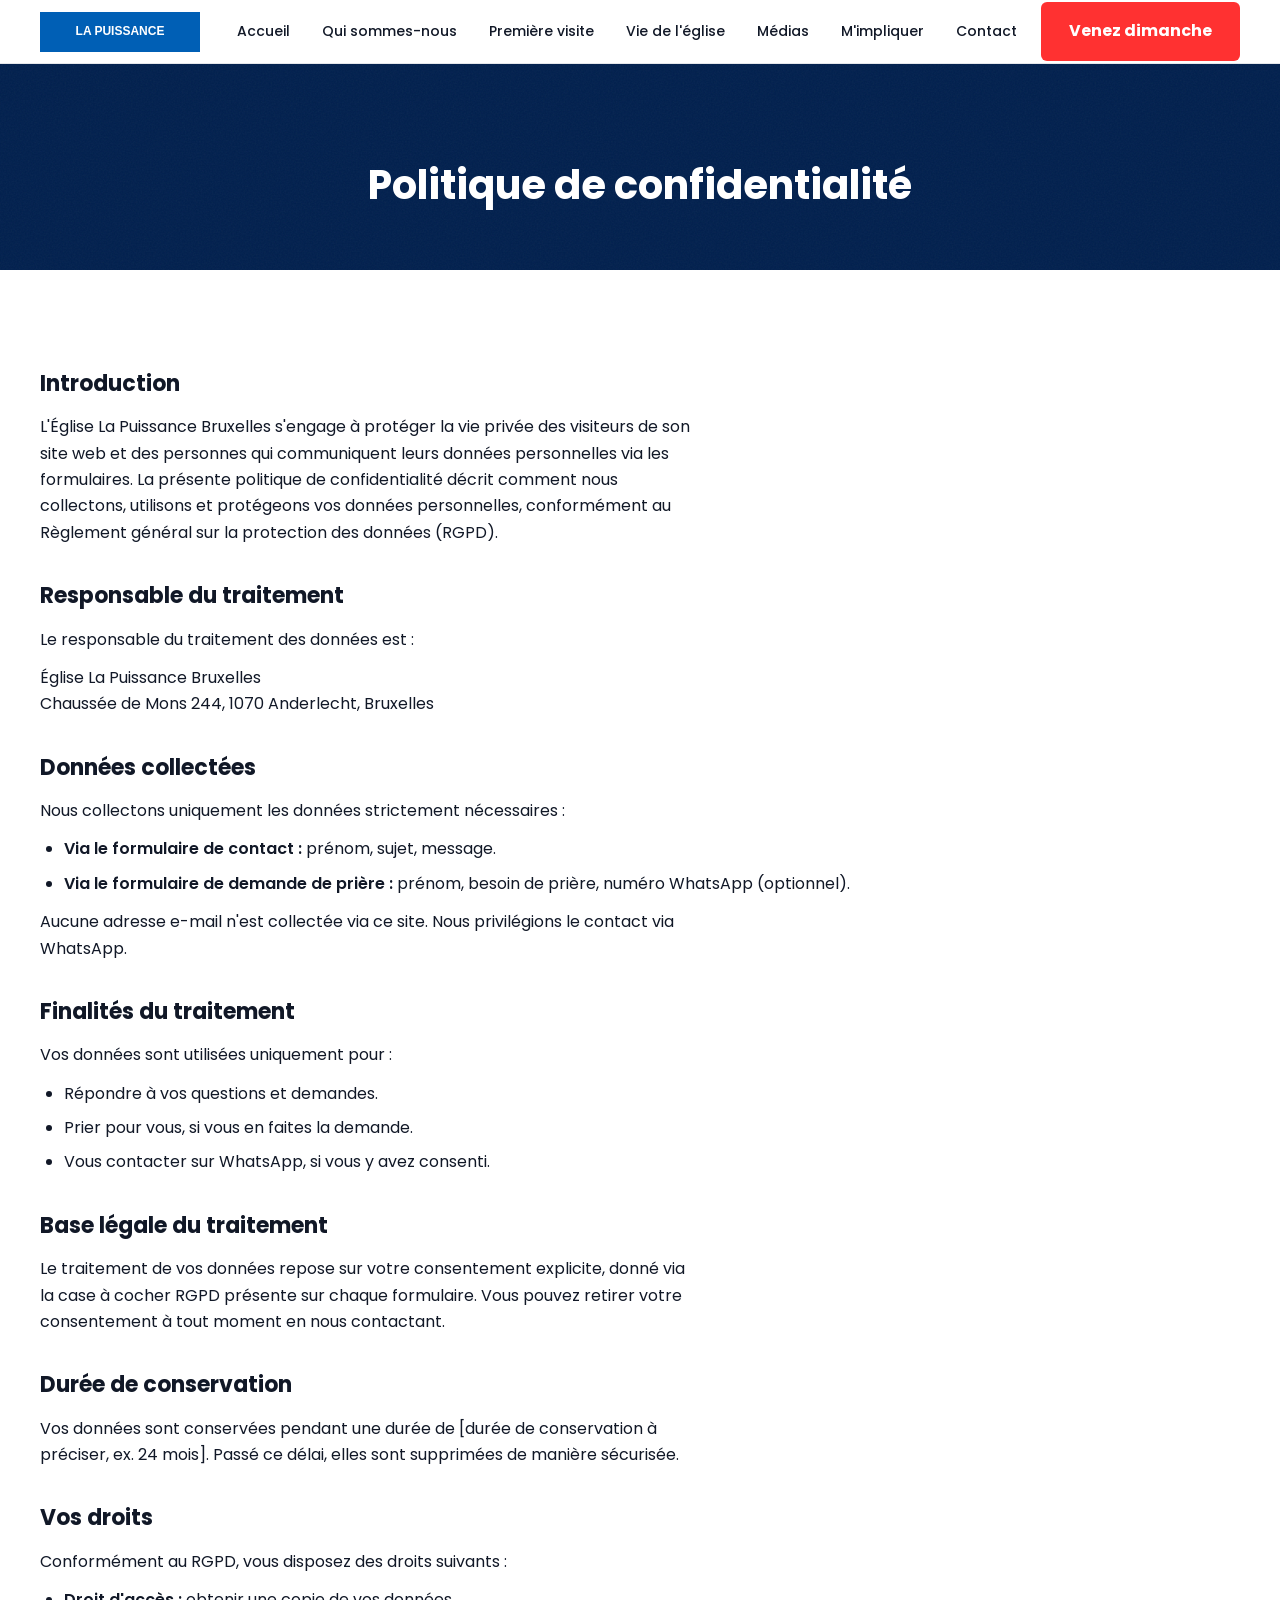
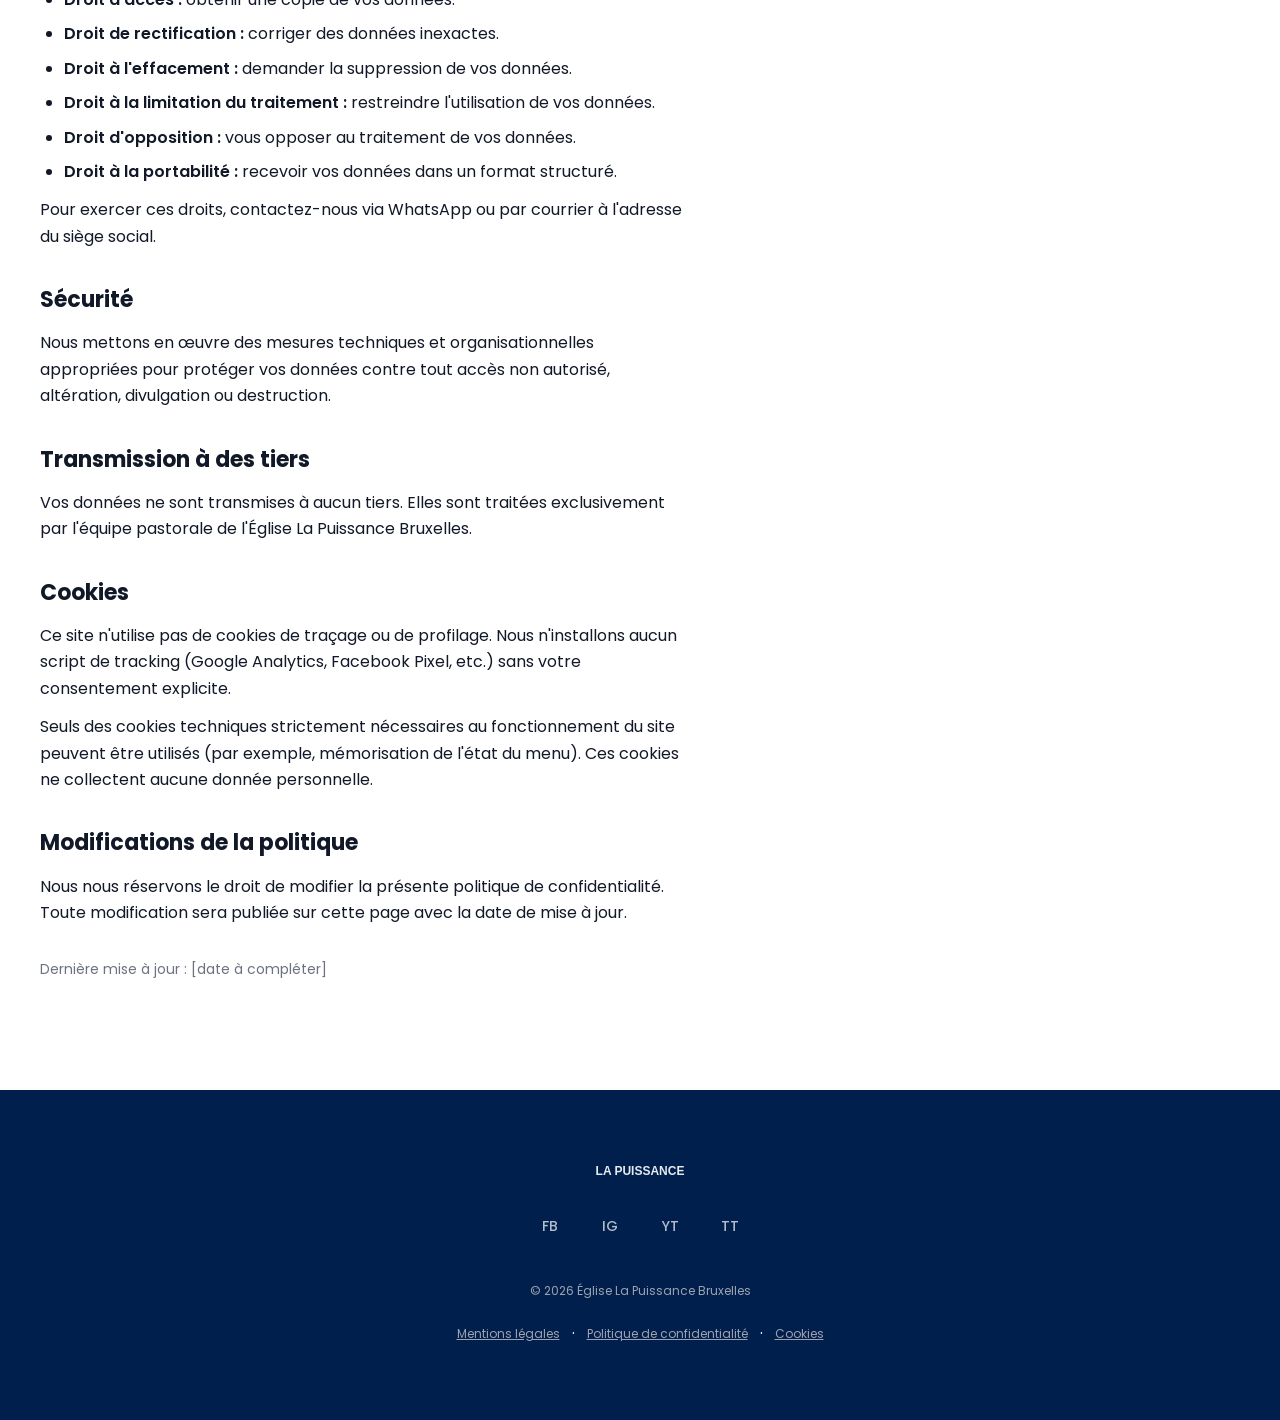
<file: politique-confidentialite.html>
<!DOCTYPE html>
<html lang="fr">
<head>
  <meta charset="UTF-8">
  <meta name="viewport" content="width=device-width, initial-scale=1.0">
  <title>Politique de confidentialité — Église La Puissance Bruxelles</title>
  <meta name="description" content="Politique de confidentialité et gestion des cookies du site de l'Église La Puissance Bruxelles. Conforme au RGPD.">
  <link rel="stylesheet" href="assets/css/style.css">
  <link rel="icon" type="image/svg+xml" href="assets/img/placeholders/favicon.svg">
</head>
<body>
  <a href="#main-content" class="skip-link">Aller au contenu principal</a>

  <!-- NAVBAR -->
  <div data-partial="header"></div>

  <main id="main-content">
    <!-- PAGE HEADER -->
    <header class="page-header">
      <div class="container">
        <h1 class="page-header__title">Politique de confidentialité</h1>
      </div>
    </header>

    <!-- CONTENU -->
    <section class="section" aria-labelledby="confidentialite-title">
      <div class="container">
        <div class="content-block">
          <h2 id="confidentialite-title">Introduction</h2>
          <p>L'Église La Puissance Bruxelles s'engage à protéger la vie privée des visiteurs de son site web et des personnes qui communiquent leurs données personnelles via les formulaires. La présente politique de confidentialité décrit comment nous collectons, utilisons et protégeons vos données personnelles, conformément au Règlement général sur la protection des données (RGPD).</p>

          <h2>Responsable du traitement</h2>
          <p>Le responsable du traitement des données est :</p>
          <p>Église La Puissance Bruxelles<br>
          Chaussée de Mons 244, 1070 Anderlecht, Bruxelles<br></p>

          <h2>Données collectées</h2>
          <p>Nous collectons uniquement les données strictement nécessaires :</p>
          <ul>
            <li><strong>Via le formulaire de contact :</strong> prénom, sujet, message.</li>
            <li><strong>Via le formulaire de demande de prière :</strong> prénom, besoin de prière, numéro WhatsApp (optionnel).</li>
          </ul>
          <p>Aucune adresse e-mail n'est collectée via ce site. Nous privilégions le contact via WhatsApp.</p>

          <h2>Finalités du traitement</h2>
          <p>Vos données sont utilisées uniquement pour :</p>
          <ul>
            <li>Répondre à vos questions et demandes.</li>
            <li>Prier pour vous, si vous en faites la demande.</li>
            <li>Vous contacter sur WhatsApp, si vous y avez consenti.</li>
          </ul>

          <h2>Base légale du traitement</h2>
          <p>Le traitement de vos données repose sur votre consentement explicite, donné via la case à cocher RGPD présente sur chaque formulaire. Vous pouvez retirer votre consentement à tout moment en nous contactant.</p>

          <h2>Durée de conservation</h2>
          <p>Vos données sont conservées pendant une durée de [durée de conservation à préciser, ex. 24 mois]. Passé ce délai, elles sont supprimées de manière sécurisée.</p>

          <h2>Vos droits</h2>
          <p>Conformément au RGPD, vous disposez des droits suivants :</p>
          <ul>
            <li><strong>Droit d'accès :</strong> obtenir une copie de vos données.</li>
            <li><strong>Droit de rectification :</strong> corriger des données inexactes.</li>
            <li><strong>Droit à l'effacement :</strong> demander la suppression de vos données.</li>
            <li><strong>Droit à la limitation du traitement :</strong> restreindre l'utilisation de vos données.</li>
            <li><strong>Droit d'opposition :</strong> vous opposer au traitement de vos données.</li>
            <li><strong>Droit à la portabilité :</strong> recevoir vos données dans un format structuré.</li>
          </ul>
          <p>Pour exercer ces droits, contactez-nous via WhatsApp ou par courrier à l'adresse du siège social.</p>

          <h2>Sécurité</h2>
          <p>Nous mettons en œuvre des mesures techniques et organisationnelles appropriées pour protéger vos données contre tout accès non autorisé, altération, divulgation ou destruction.</p>

          <h2>Transmission à des tiers</h2>
          <p>Vos données ne sont transmises à aucun tiers. Elles sont traitées exclusivement par l'équipe pastorale de l'Église La Puissance Bruxelles.</p>

          <h2 id="cookies">Cookies</h2>
          <p>Ce site n'utilise pas de cookies de traçage ou de profilage. Nous n'installons aucun script de tracking (Google Analytics, Facebook Pixel, etc.) sans votre consentement explicite.</p>
          <p>Seuls des cookies techniques strictement nécessaires au fonctionnement du site peuvent être utilisés (par exemple, mémorisation de l'état du menu). Ces cookies ne collectent aucune donnée personnelle.</p>

          <h2>Modifications de la politique</h2>
          <p>Nous nous réservons le droit de modifier la présente politique de confidentialité. Toute modification sera publiée sur cette page avec la date de mise à jour.</p>

          <p style="margin-top: var(--space-6); font-size: var(--text-small); color: var(--color-text-secondary);">Dernière mise à jour : [date à compléter]</p>
        </div>
      </div>
    </section>
  </main>

  <!-- FOOTER -->
  <div data-partial="footer"></div>

  <!-- STICKY BOTTOM BAR (mobile only) -->
  <nav class="sticky-bar" aria-label="Actions rapides">
    <a href="premiere-visite.html" class="sticky-bar__item">
      <span aria-hidden="true">📍</span>
      <span class="sticky-bar__label">Venir</span>
    </a>
    <a href="https://wa.me/32493942798" class="sticky-bar__item" target="_blank" rel="noopener noreferrer">
      <span aria-hidden="true">💬</span>
      <span class="sticky-bar__label">WhatsApp</span>
    </a>
    <a href="mimpliquer.html#demande-de-priere" class="sticky-bar__item">
      <span aria-hidden="true">🙏</span>
      <span class="sticky-bar__label">Prier</span>
    </a>
  </nav>

  <script src="assets/js/partials.js" defer></script>
  <script src="assets/js/main.js" defer></script>
</body>
</html>
</file>
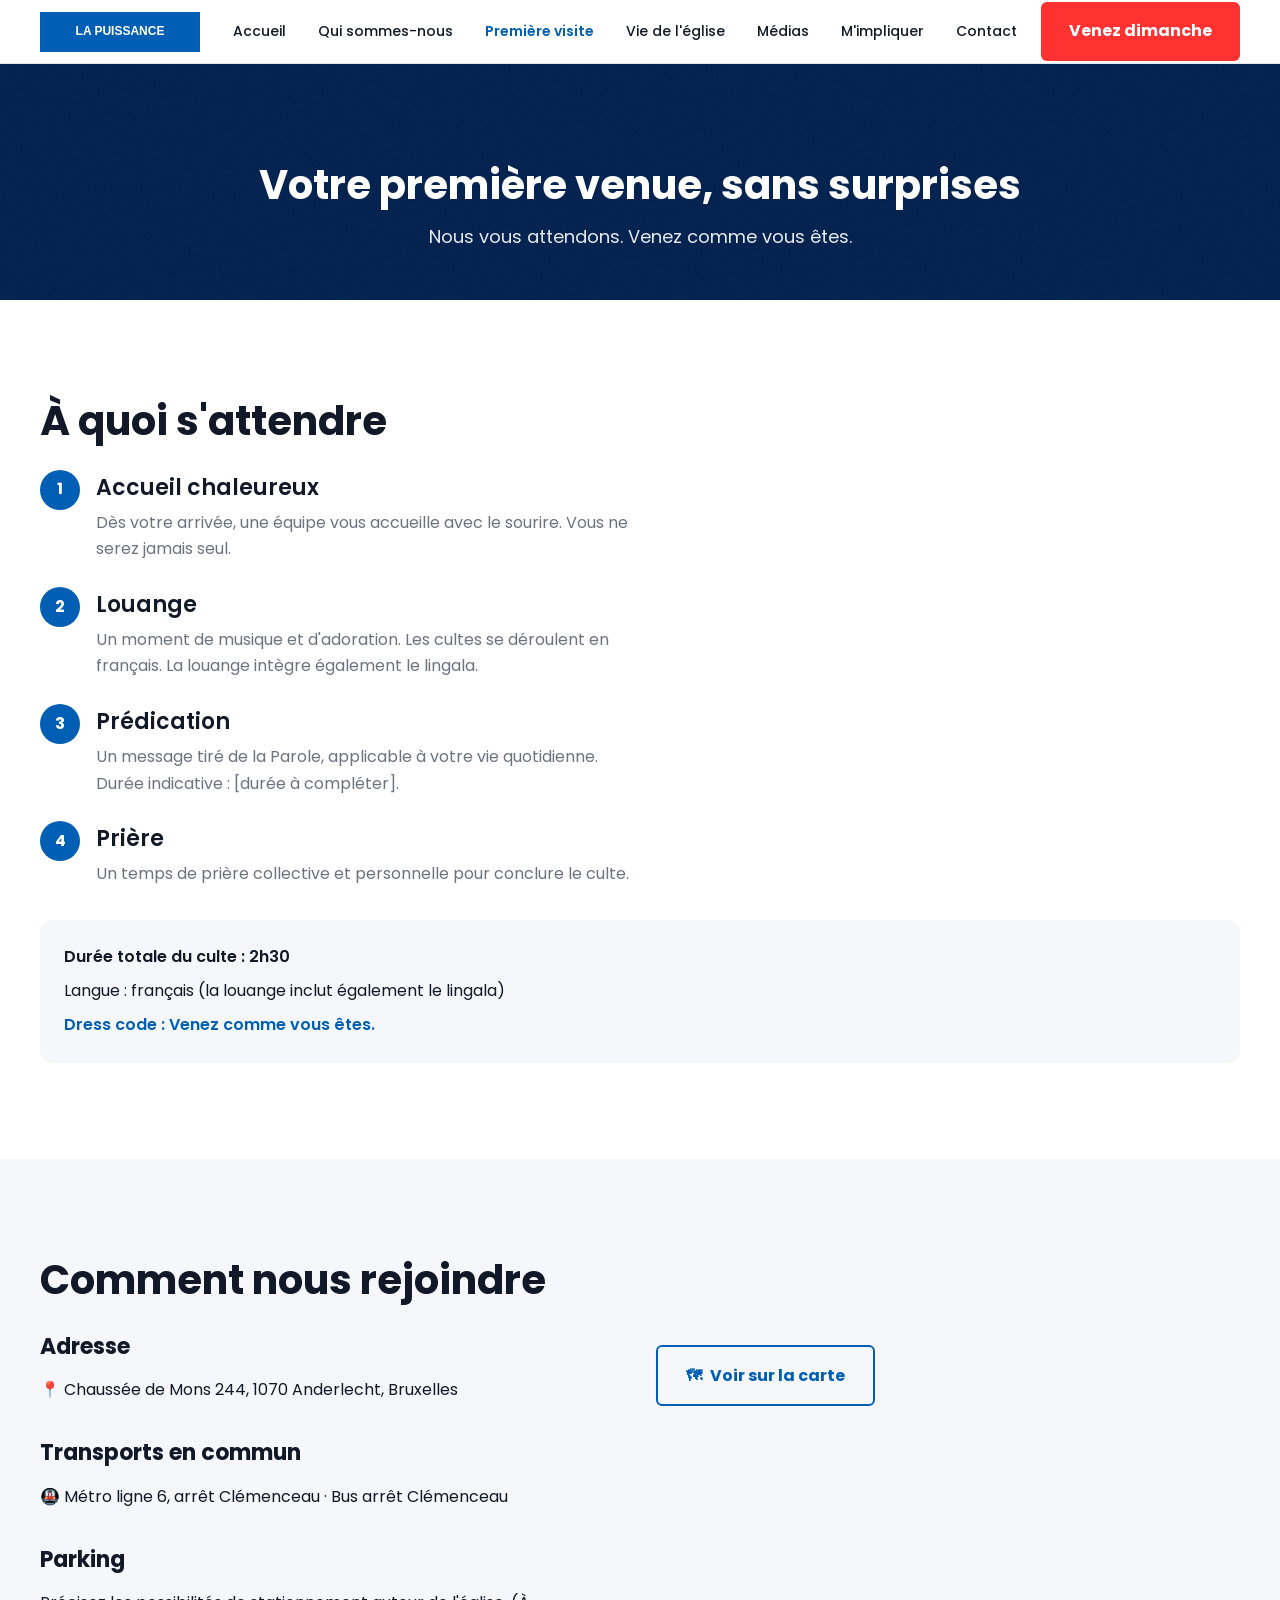
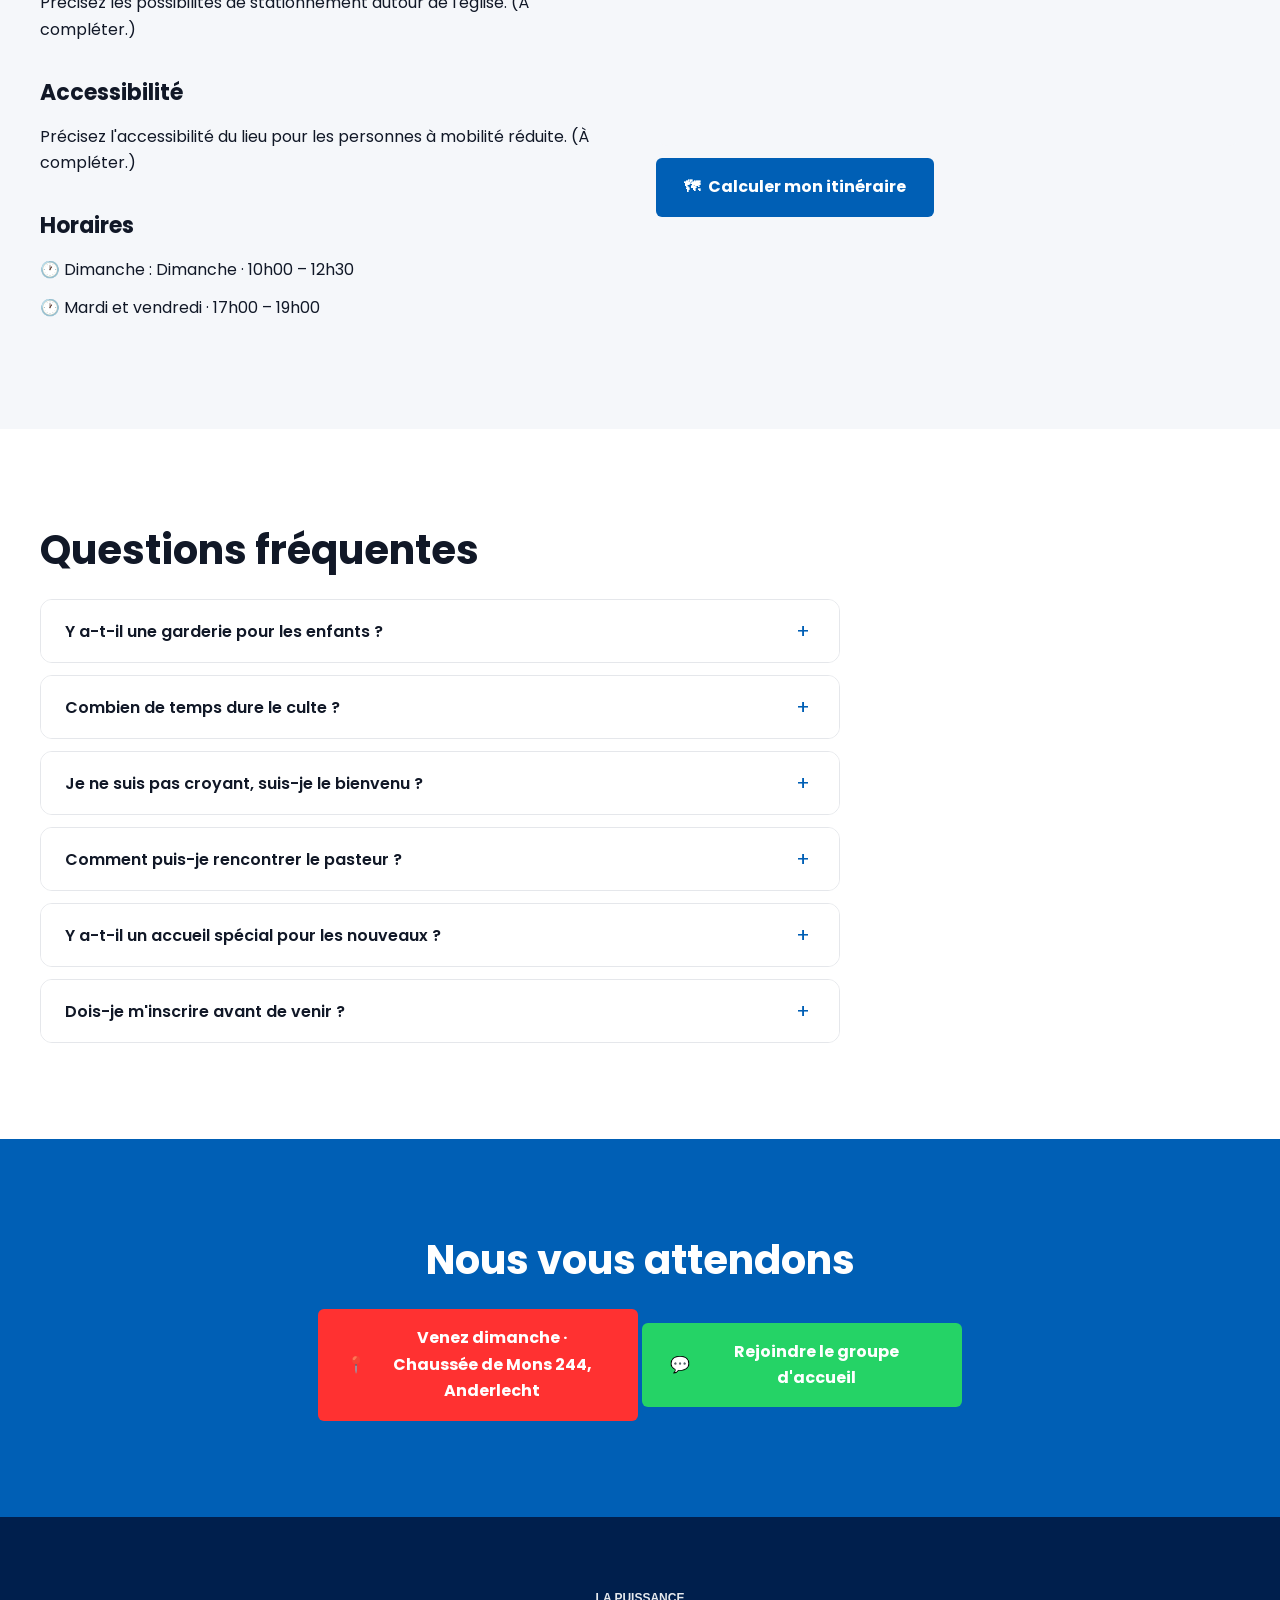
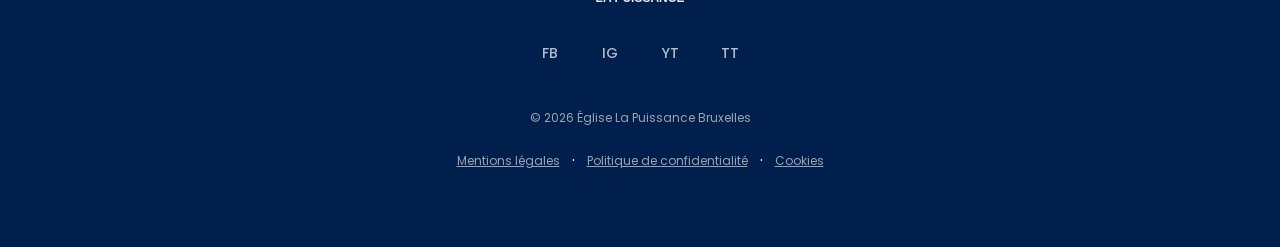
<file: premiere-visite.html>
<!DOCTYPE html>
<html lang="fr">
<head>
  <meta charset="UTF-8">
  <meta name="viewport" content="width=device-width, initial-scale=1.0">
  <title>Première visite — Église La Puissance Bruxelles</title>
  <meta name="description" content="Votre première venue, sans surprises. Découvrez à quoi vous attendre, comment nous rejoindre et les réponses à vos questions fréquentes.">
  <link rel="stylesheet" href="assets/css/style.css">
  <link rel="icon" type="image/svg+xml" href="assets/img/placeholders/favicon.svg">
</head>
<body>
  <a href="#main-content" class="skip-link">Aller au contenu principal</a>

  <!-- NAVBAR -->
  <div data-partial="header"></div>

  <main id="main-content">
    <!-- PAGE HEADER -->
    <header class="page-header">
      <div class="container">
        <h1 class="page-header__title">Votre première venue, sans surprises</h1>
        <p class="page-header__subtitle">Nous vous attendons. Venez comme vous êtes.</p>
      </div>
    </header>

    <!-- À QUOI S'ATTENDRE -->
    <section class="section" id="attendre" aria-labelledby="attendre-title">
      <div class="container">
        <h2 id="attendre-title" class="section__title">À quoi s'attendre</h2>
        <div class="steps">
          <div class="step">
            <div class="step__number">1</div>
            <div class="step__content">
              <h3>Accueil chaleureux</h3>
              <p>Dès votre arrivée, une équipe vous accueille avec le sourire. Vous ne serez jamais seul.</p>
            </div>
          </div>
          <div class="step">
            <div class="step__number">2</div>
            <div class="step__content">
              <h3>Louange</h3>
              <p>Un moment de musique et d'adoration. Les cultes se déroulent en français. La louange intègre également le <span lang="ln">lingala</span>. <!-- à valider avec un locuteur natif --></p>
            </div>
          </div>
          <div class="step">
            <div class="step__number">3</div>
            <div class="step__content">
              <h3>Prédication</h3>
              <p>Un message tiré de la Parole, applicable à votre vie quotidienne. Durée indicative : [durée à compléter].</p>
            </div>
          </div>
          <div class="step">
            <div class="step__number">4</div>
            <div class="step__content">
              <h3>Prière</h3>
              <p>Un temps de prière collective et personnelle pour conclure le culte.</p>
            </div>
          </div>
        </div>
        <div style="margin-top: var(--space-6); padding: var(--space-5); background: var(--color-surface-alt); border-radius: var(--radius-md);">
          <p style="font-weight: var(--weight-semibold); margin-bottom: var(--space-2);">Durée totale du culte : 2h30</p>
          <p style="margin-bottom: var(--space-2);">Langue : français (la louange inclut également le <span lang="ln">lingala</span>) <!-- à valider avec un locuteur natif --></p>
          <p style="font-weight: var(--weight-semibold); color: var(--color-primary);">Dress code : Venez comme vous êtes.</p>
        </div>
      </div>
    </section>

    <!-- COMMENT NOUS REJOINDRE -->
    <section class="section section--alt" id="rejoindre" aria-labelledby="rejoindre-title">
      <div class="container">
        <h2 id="rejoindre-title" class="section__title">Comment nous rejoindre</h2>
        <div class="two-col">
          <div class="content-block">
            <h2>Adresse</h2>
            <p><span aria-hidden="true">📍</span> Chaussée de Mons 244, 1070 Anderlecht, Bruxelles</p>
            <h2>Transports en commun</h2>
            <p><span aria-hidden="true">🚇</span> Métro ligne 6, arrêt Clémenceau · Bus arrêt Clémenceau</p>
            <h2>Parking</h2>
            <p>Précisez les possibilités de stationnement autour de l'église. (À compléter.)</p>
            <h2>Accessibilité</h2>
            <p>Précisez l'accessibilité du lieu pour les personnes à mobilité réduite. (À compléter.)</p>
            <h2>Horaires</h2>
            <p><span aria-hidden="true">🕐</span> Dimanche : Dimanche · 10h00 – 12h30</p>
            <p><span aria-hidden="true">🕐</span> Mardi et vendredi · 17h00 – 19h00</p>
          </div>
          <div>
            <div class="map-facade" role="region" aria-label="Carte Google Maps">
              <button class="map-facade__btn btn btn--ghost" data-map-address="Chauss%C3%A9e%20de%20Mons%20244%2C%201070%20Anderlecht%2C%20Bruxelles" aria-label="Voir l'adresse sur Google Maps">
                <span aria-hidden="true">🗺</span> Voir sur la carte
              </button>
              <div class="map-facade__container" aria-hidden="true"></div>
            </div>
            <a href="https://maps.google.com/?q=Chauss%C3%A9e%20de%20Mons%20244%2C%201070%20Anderlecht%2C%20Bruxelles" class="btn btn--secondary btn--full-mobile" style="margin-top: var(--space-3);" target="_blank" rel="noopener noreferrer" aria-label="Calculer mon itinéraire sur Google Maps">
              <span aria-hidden="true">🗺</span> Calculer mon itinéraire
            </a>
          </div>
        </div>
      </div>
    </section>

    <!-- FAQ -->
    <section class="section" id="faq" aria-labelledby="faq-title">
      <div class="container">
        <h2 id="faq-title" class="section__title">Questions fréquentes</h2>
        <div class="accordion">
          <div class="accordion__item">
            <button class="accordion__trigger" aria-expanded="false">
              <span>Y a-t-il une garderie pour les enfants ?</span>
              <span class="accordion__icon" aria-hidden="true">+</span>
            </button>
            <div class="accordion__panel">
              <p>Indiquez ici si une garderie ou un accueil pour les enfants est prévu pendant le culte. (Réponse à compléter.)</p>
            </div>
          </div>
          <div class="accordion__item">
            <button class="accordion__trigger" aria-expanded="false">
              <span>Combien de temps dure le culte ?</span>
              <span class="accordion__icon" aria-hidden="true">+</span>
            </button>
            <div class="accordion__panel">
              <p>Le culte dominical dure environ 2h30. Nous vous invitons à arriver quelques minutes à l'avance pour vous installer dans de bonnes conditions.</p>
            </div>
          </div>
          <div class="accordion__item">
            <button class="accordion__trigger" aria-expanded="false">
              <span>Je ne suis pas croyant, suis-je le bienvenu ?</span>
              <span class="accordion__icon" aria-hidden="true">+</span>
            </button>
            <div class="accordion__panel">
              <p>Absolument. Vous êtes le bienvenu, quelle que soit votre foi ou vos convictions. Notre porte est ouverte à tous. Venez comme vous êtes, sans pression.</p>
            </div>
          </div>
          <div class="accordion__item">
            <button class="accordion__trigger" aria-expanded="false">
              <span>Comment puis-je rencontrer le pasteur ?</span>
              <span class="accordion__icon" aria-hidden="true">+</span>
            </button>
            <div class="accordion__panel">
              <p>Le pasteur est disponible après le culte pour échanger avec les visiteurs. Vous pouvez également le contacter via WhatsApp ou le formulaire de contact.</p>
            </div>
          </div>
          <div class="accordion__item">
            <button class="accordion__trigger" aria-expanded="false">
              <span>Y a-t-il un accueil spécial pour les nouveaux ?</span>
              <span class="accordion__icon" aria-hidden="true">+</span>
            </button>
            <div class="accordion__panel">
              <p>Oui, une équipe d'accueil est dédiée aux nouveaux visiteurs. Nous vous guiderons, répondrons à vos questions et vous présenterons la communauté.</p>
            </div>
          </div>
          <div class="accordion__item">
            <button class="accordion__trigger" aria-expanded="false">
              <span>Dois-je m'inscrire avant de venir ?</span>
              <span class="accordion__icon" aria-hidden="true">+</span>
            </button>
            <div class="accordion__panel">
              <p>Non, aucune inscription n'est nécessaire. Vous pouvez venir librement. Si vous le souhaitez, vous pouvez nous prévenir de votre venue via WhatsApp pour que nous vous réservions un accueil personnalisé.</p>
            </div>
          </div>
        </div>
      </div>
    </section>

    <!-- CTA FINAL -->
    <section class="section section--cta" aria-labelledby="cta-final-title">
      <div class="container">
        <h2 id="cta-final-title" class="section__title section__title--inverse">Nous vous attendons</h2>
        <a href="https://maps.google.com/?q=Chauss%C3%A9e%20de%20Mons%20244%2C%201070%20Anderlecht%2C%20Bruxelles" class="btn btn--primary btn--full-mobile" target="_blank" rel="noopener noreferrer" aria-label="Calculer l'itinéraire vers Chaussée de Mons 244, Anderlecht">
          <span aria-hidden="true">📍</span> Venez dimanche · Chaussée de Mons 244, Anderlecht
        </a>
        <a href="https://wa.me/32493942798" class="btn btn--whatsapp btn--full-mobile" style="margin-top: var(--space-3);" target="_blank" rel="noopener noreferrer">
          <span aria-hidden="true">💬</span> Rejoindre le groupe d'accueil
        </a>
      </div>
    </section>
  </main>

  <!-- FOOTER -->
  <div data-partial="footer"></div>

  <!-- STICKY BOTTOM BAR (mobile only) -->
  <nav class="sticky-bar" aria-label="Actions rapides">
    <a href="premiere-visite.html" class="sticky-bar__item">
      <span aria-hidden="true">📍</span>
      <span class="sticky-bar__label">Venir</span>
    </a>
    <a href="https://wa.me/32493942798" class="sticky-bar__item" target="_blank" rel="noopener noreferrer">
      <span aria-hidden="true">💬</span>
      <span class="sticky-bar__label">WhatsApp</span>
    </a>
    <a href="mimpliquer.html#demande-de-priere" class="sticky-bar__item">
      <span aria-hidden="true">🙏</span>
      <span class="sticky-bar__label">Prier</span>
    </a>
  </nav>

  <script src="assets/js/partials.js" defer></script>
  <script src="assets/js/main.js" defer></script>
</body>
</html>
</file>
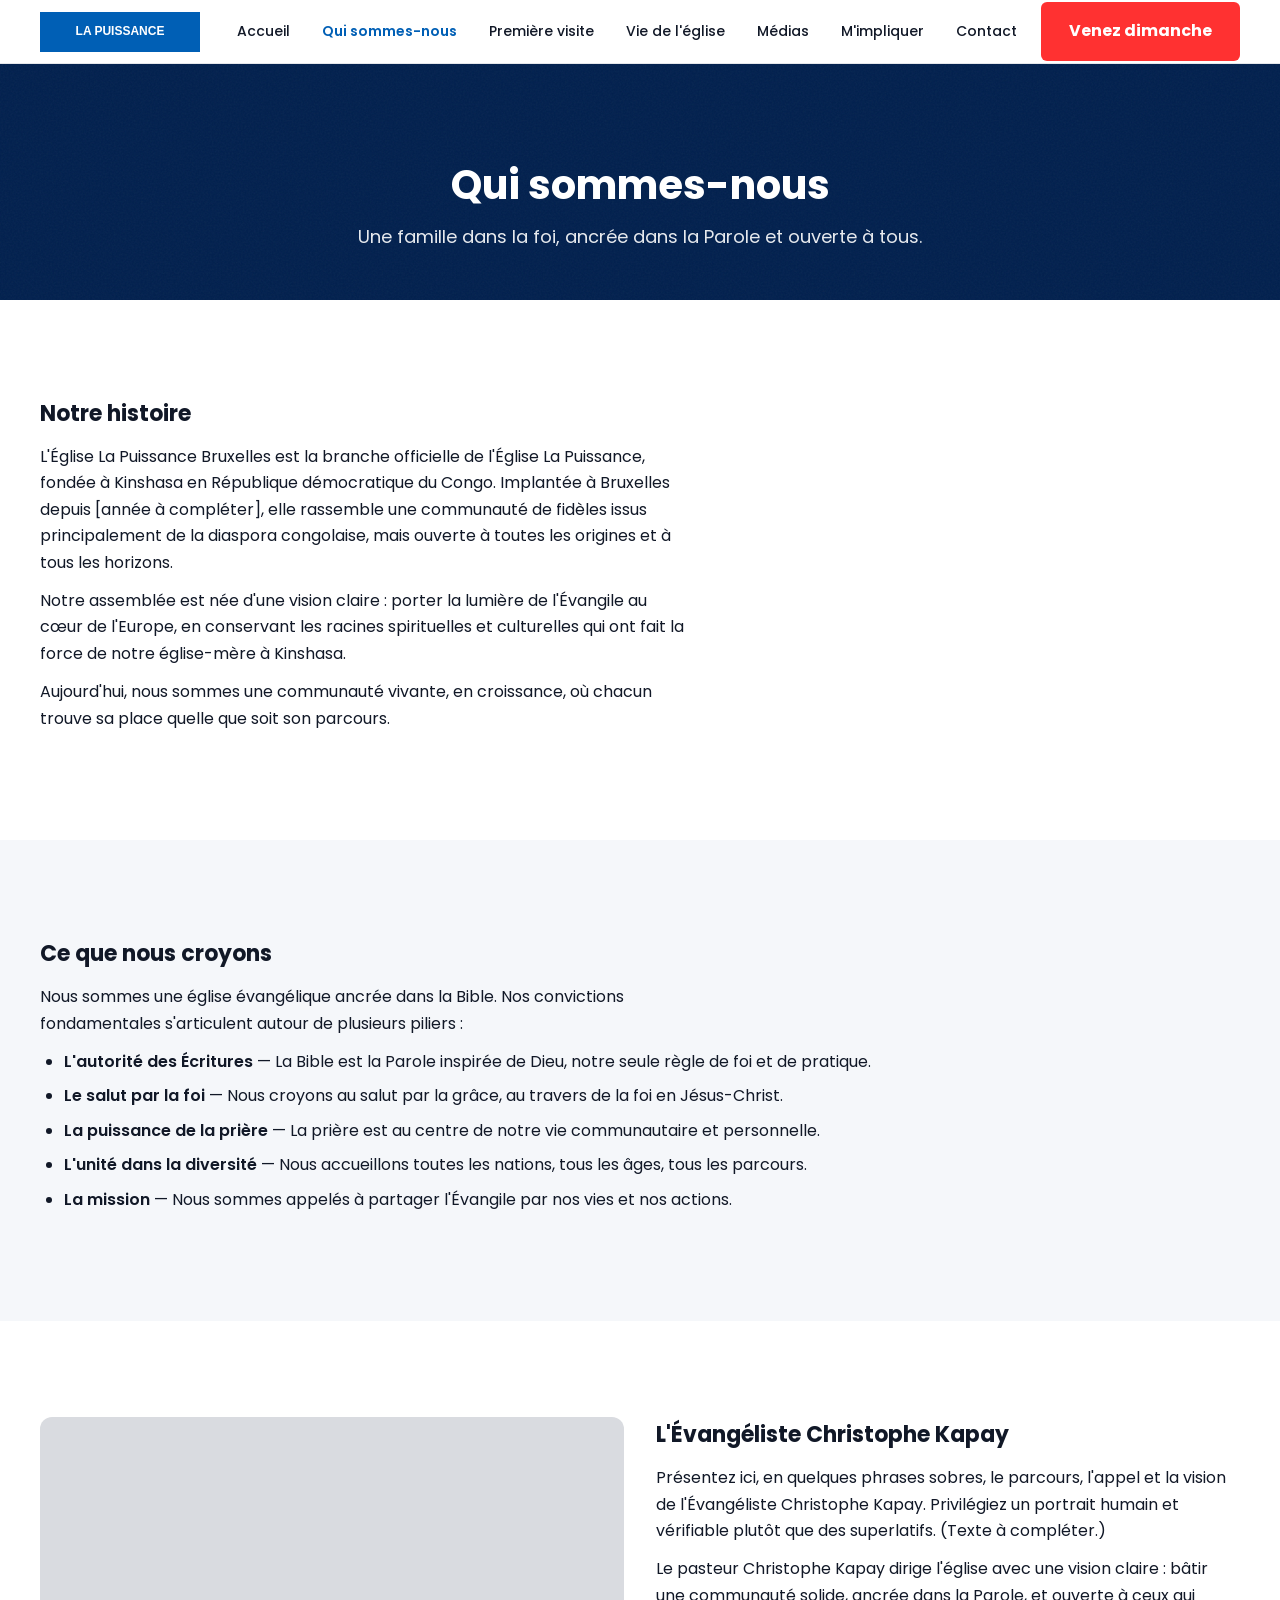
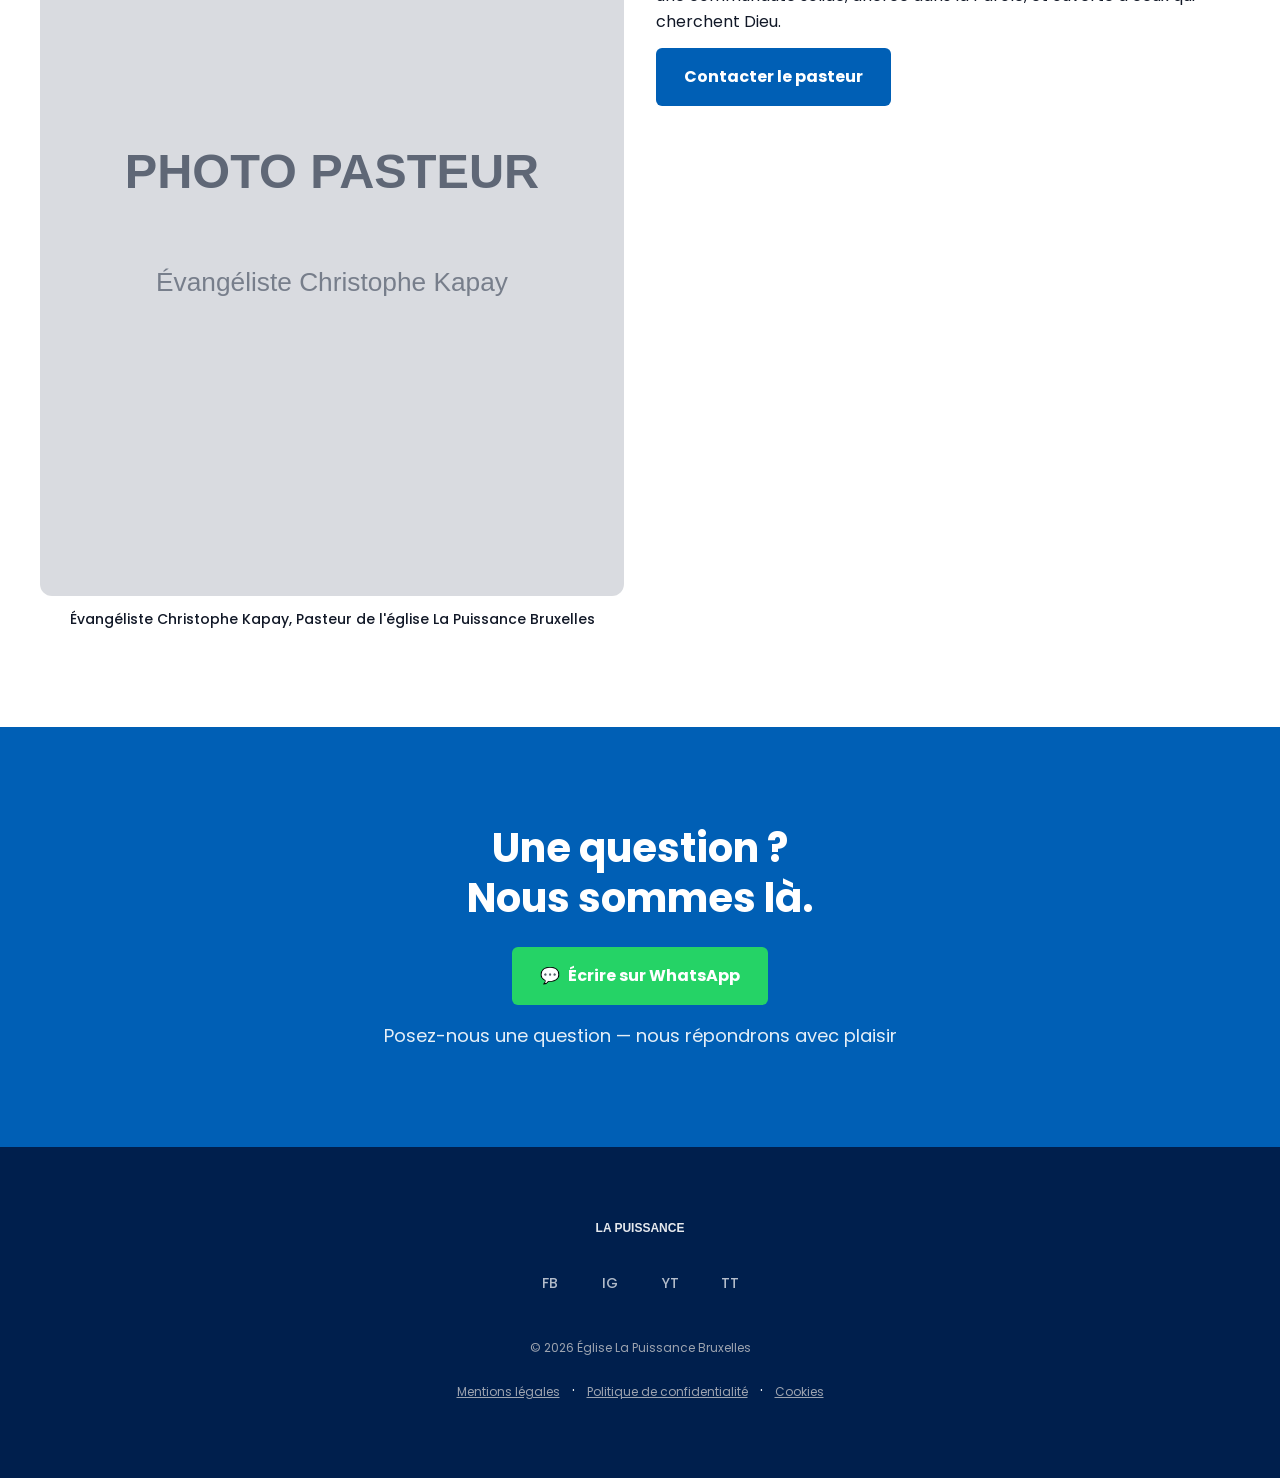
<file: qui-sommes-nous.html>
<!DOCTYPE html>
<html lang="fr">
<head>
  <meta charset="UTF-8">
  <meta name="viewport" content="width=device-width, initial-scale=1.0">
  <title>Qui sommes-nous — Église La Puissance Bruxelles</title>
  <meta name="description" content="Découvrez l'histoire, les croyances et l'équipe pastorale de l'Église La Puissance Bruxelles. Branche officielle de La Puissance, Kinshasa (RDC).">
  <link rel="stylesheet" href="assets/css/style.css">
  <link rel="icon" type="image/svg+xml" href="assets/img/placeholders/favicon.svg">
</head>
<body>
  <a href="#main-content" class="skip-link">Aller au contenu principal</a>

  <!-- NAVBAR -->
  <div data-partial="header"></div>

  <main id="main-content">
    <!-- PAGE HEADER -->
    <header class="page-header">
      <div class="container">
        <h1 class="page-header__title">Qui sommes-nous</h1>
        <p class="page-header__subtitle">Une famille dans la foi, ancrée dans la Parole et ouverte à tous.</p>
      </div>
    </header>

    <!-- HISTOIRE -->
    <section class="section" id="histoire" aria-labelledby="histoire-title">
      <div class="container">
        <div class="content-grid">
          <div class="content-block">
            <h2 id="histoire-title">Notre histoire</h2>
            <p>L'Église La Puissance Bruxelles est la branche officielle de l'Église La Puissance, fondée à Kinshasa en République démocratique du Congo. Implantée à Bruxelles depuis [année à compléter], elle rassemble une communauté de fidèles issus principalement de la diaspora congolaise, mais ouverte à toutes les origines et à tous les horizons.</p>
            <p>Notre assemblée est née d'une vision claire : porter la lumière de l'Évangile au cœur de l'Europe, en conservant les racines spirituelles et culturelles qui ont fait la force de notre église-mère à Kinshasa.</p>
            <p>Aujourd'hui, nous sommes une communauté vivante, en croissance, où chacun trouve sa place quelle que soit son parcours.</p>
          </div>
        </div>
      </div>
    </section>

    <!-- CROYANCES -->
    <section class="section section--alt" id="croyances" aria-labelledby="croyances-title">
      <div class="container">
        <div class="content-grid">
          <div class="content-block">
            <h2 id="croyances-title">Ce que nous croyons</h2>
            <p>Nous sommes une église évangélique ancrée dans la Bible. Nos convictions fondamentales s'articulent autour de plusieurs piliers :</p>
            <ul>
              <li><strong>L'autorité des Écritures</strong> — La Bible est la Parole inspirée de Dieu, notre seule règle de foi et de pratique.</li>
              <li><strong>Le salut par la foi</strong> — Nous croyons au salut par la grâce, au travers de la foi en Jésus-Christ.</li>
              <li><strong>La puissance de la prière</strong> — La prière est au centre de notre vie communautaire et personnelle.</li>
              <li><strong>L'unité dans la diversité</strong> — Nous accueillons toutes les nations, tous les âges, tous les parcours.</li>
              <li><strong>La mission</strong> — Nous sommes appelés à partager l'Évangile par nos vies et nos actions.</li>
            </ul>
          </div>
        </div>
      </div>
    </section>

    <!-- ÉVANGÉLISTE CHRISTOPHE KAPAY -->
    <section class="section" id="pasteur" aria-labelledby="pasteur-title">
      <div class="container">
        <div class="two-col">
          <div>
            <img src="assets/img/placeholders/pasteur.svg" alt="Évangéliste Christophe Kapay, Pasteur de l'église La Puissance Bruxelles" width="600" height="800" loading="lazy" style="border-radius: var(--radius-md); width: 100%; object-fit: cover; filter: brightness(0.92) contrast(1.08) saturate(1.1);">
            <p class="form__label" style="margin-top: var(--space-3); text-align: center;">Évangéliste Christophe Kapay, Pasteur de l'église La Puissance Bruxelles</p>
          </div>
          <div class="content-block">
            <h2 id="pasteur-title">L'Évangéliste Christophe Kapay</h2>
            <p>Présentez ici, en quelques phrases sobres, le parcours, l'appel et la vision de l'Évangéliste Christophe Kapay. Privilégiez un portrait humain et vérifiable plutôt que des superlatifs. (Texte à compléter.)</p>
            <p>Le pasteur Christophe Kapay dirige l'église avec une vision claire : bâtir une communauté solide, ancrée dans la Parole, et ouverte à ceux qui cherchent Dieu.</p>
            <a href="contact.html" class="btn btn--secondary">Contacter le pasteur</a>
          </div>
        </div>
      </div>
    </section>

    <!-- CTA WHATSAPP -->
    <section class="section section--cta" aria-labelledby="cta-whatsapp-title">
      <div class="container">
        <h2 id="cta-whatsapp-title" class="section__title section__title--inverse">Une question ?<br>Nous sommes là.</h2>
        <a href="https://wa.me/32493942798" class="btn btn--whatsapp btn--full-mobile" target="_blank" rel="noopener noreferrer">
          <span aria-hidden="true">💬</span> Écrire sur WhatsApp
        </a>
        <p class="section__subtitle">Posez-nous une question — nous répondrons avec plaisir</p>
      </div>
    </section>
  </main>

  <!-- FOOTER -->
  <div data-partial="footer"></div>

  <!-- STICKY BOTTOM BAR (mobile only) -->
  <nav class="sticky-bar" aria-label="Actions rapides">
    <a href="premiere-visite.html" class="sticky-bar__item">
      <span aria-hidden="true">📍</span>
      <span class="sticky-bar__label">Venir</span>
    </a>
    <a href="https://wa.me/32493942798" class="sticky-bar__item" target="_blank" rel="noopener noreferrer">
      <span aria-hidden="true">💬</span>
      <span class="sticky-bar__label">WhatsApp</span>
    </a>
    <a href="mimpliquer.html#demande-de-priere" class="sticky-bar__item">
      <span aria-hidden="true">🙏</span>
      <span class="sticky-bar__label">Prier</span>
    </a>
  </nav>

  <script src="assets/js/partials.js" defer></script>
  <script src="assets/js/main.js" defer></script>
</body>
</html>
</file>
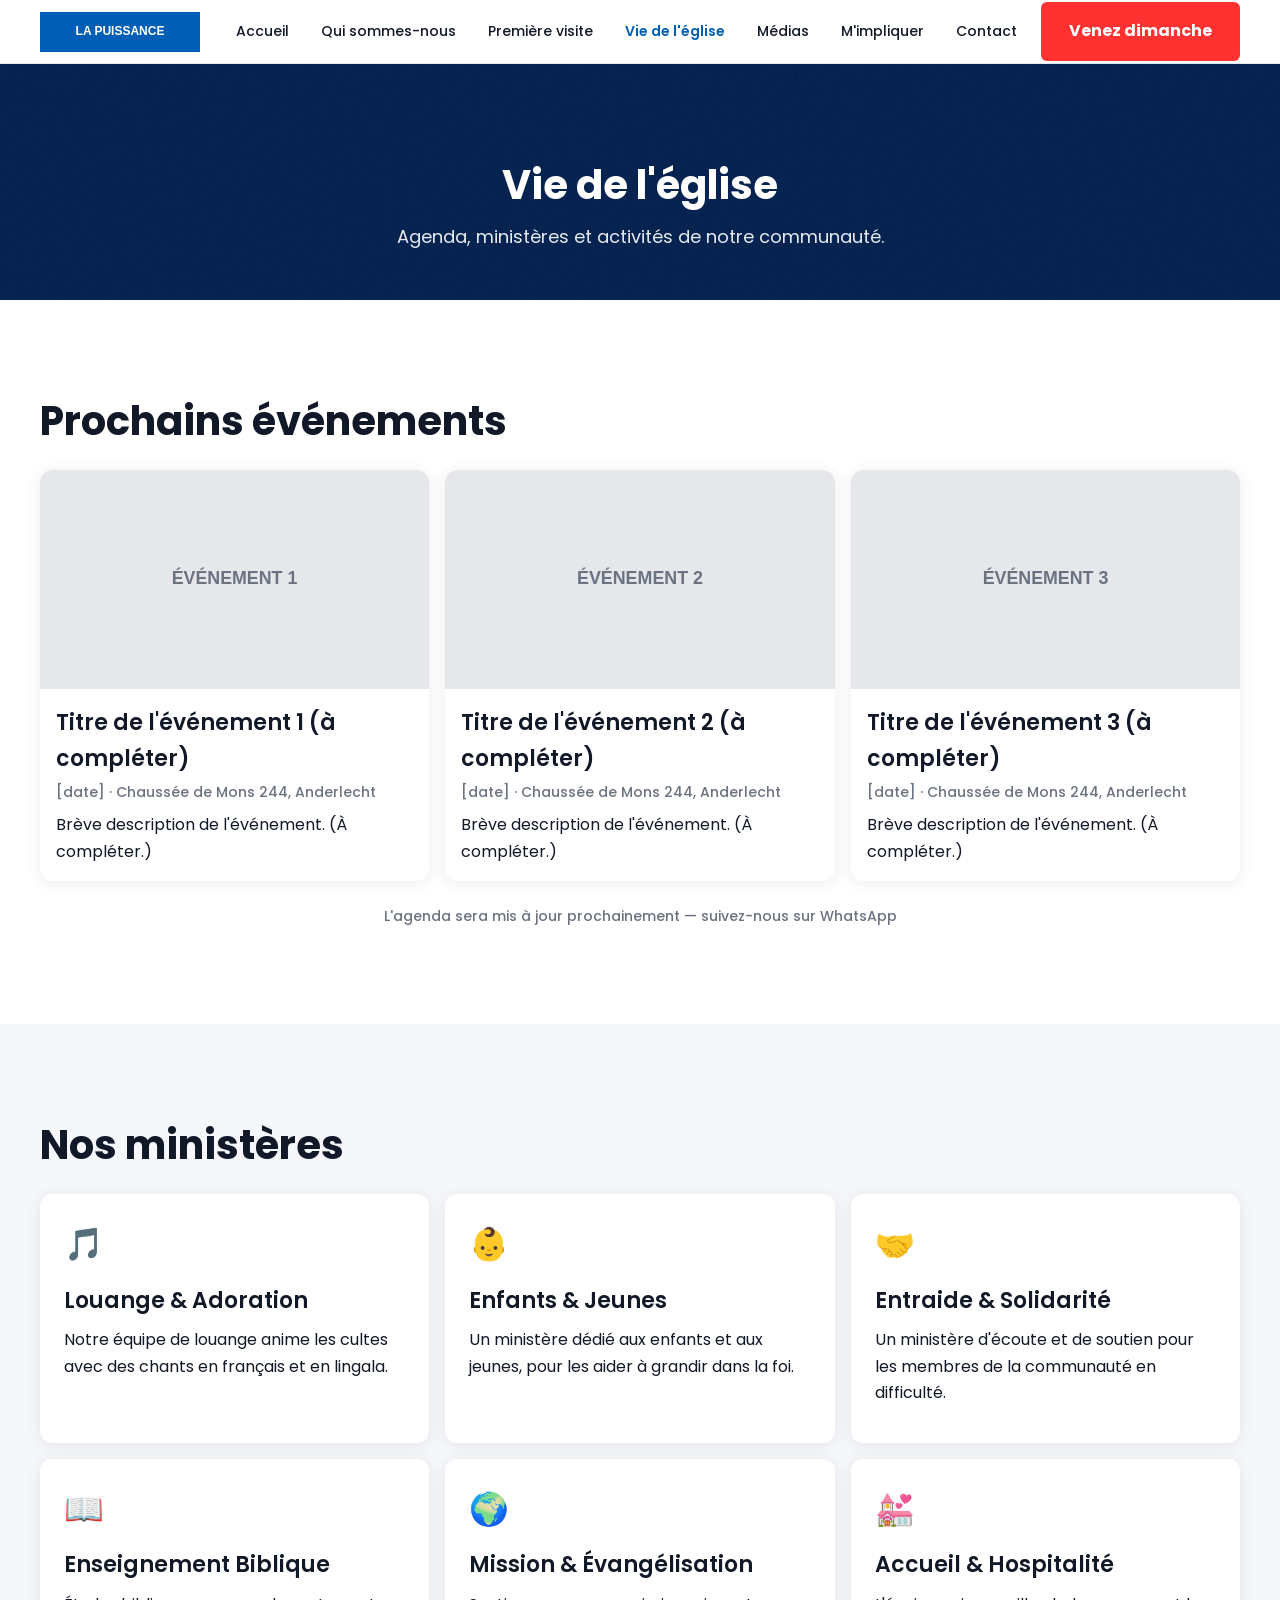
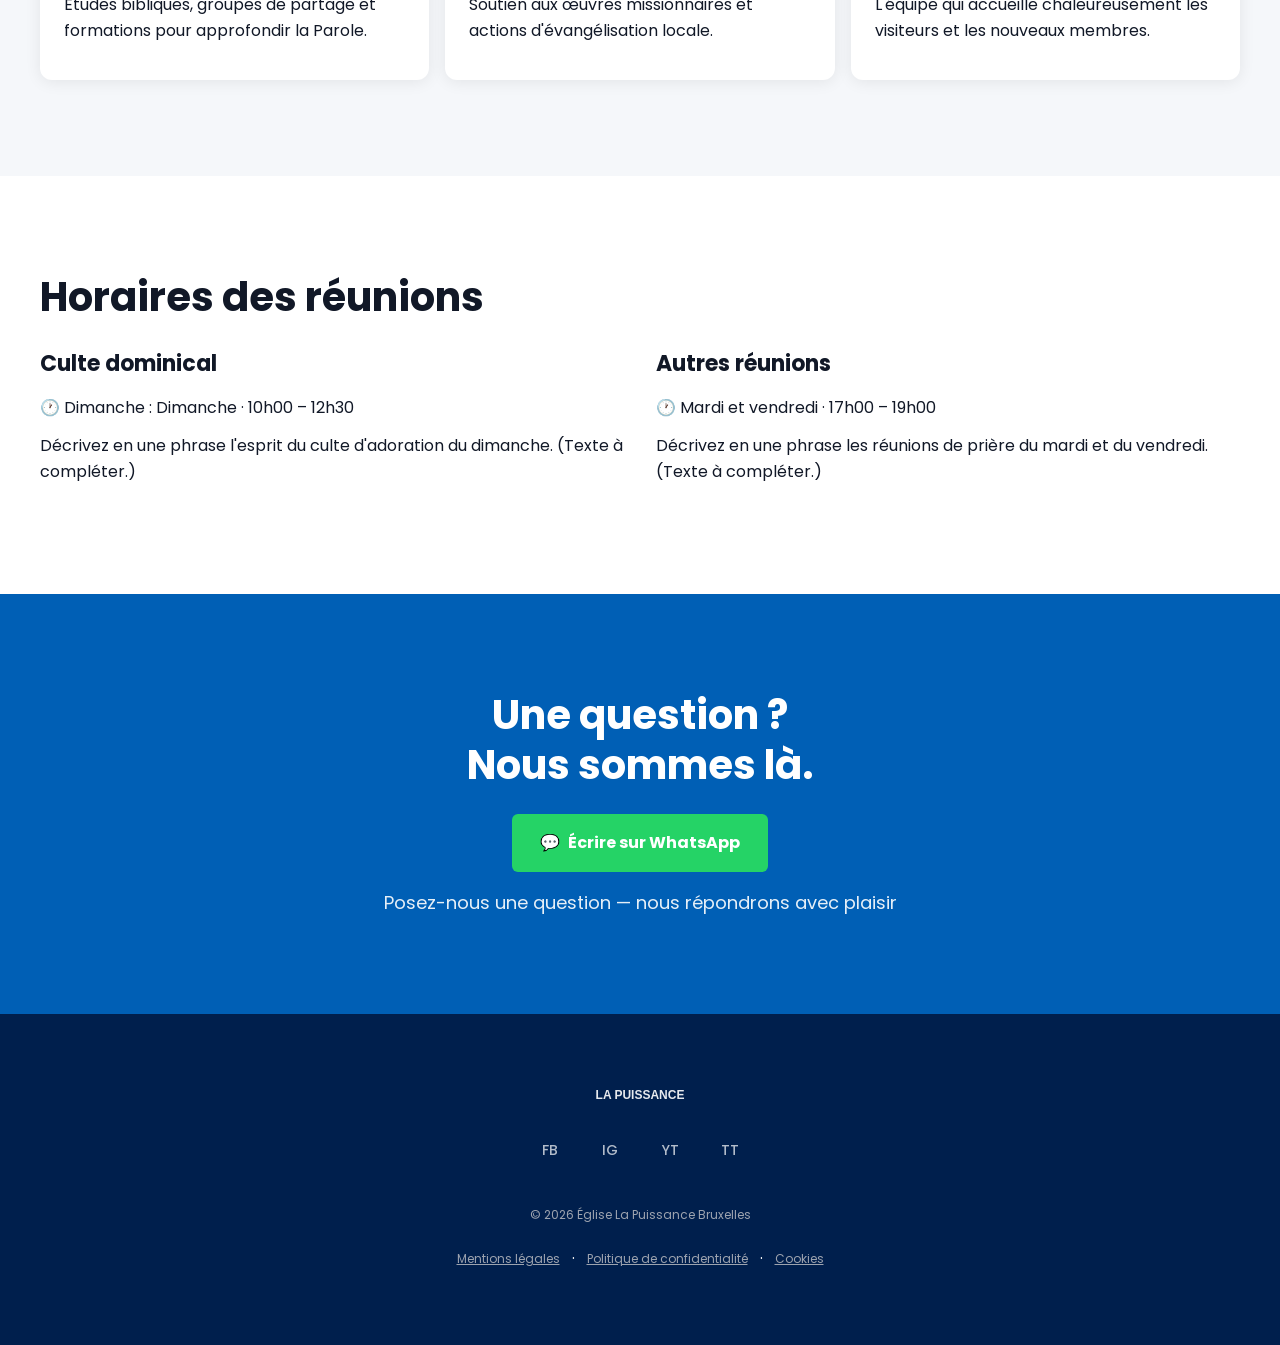
<file: vie-de-leglise.html>
<!DOCTYPE html>
<html lang="fr">
<head>
  <meta charset="UTF-8">
  <meta name="viewport" content="width=device-width, initial-scale=1.0">
  <title>Vie de l'église — Église La Puissance Bruxelles</title>
  <meta name="description" content="Agenda, ministères et activités de l'Église La Puissance Bruxelles. Découvrez comment vous impliquer dans la vie communautaire.">
  <link rel="stylesheet" href="assets/css/style.css">
  <link rel="icon" type="image/svg+xml" href="assets/img/placeholders/favicon.svg">
</head>
<body>
  <a href="#main-content" class="skip-link">Aller au contenu principal</a>

  <!-- NAVBAR -->
  <div data-partial="header"></div>

  <main id="main-content">
    <!-- PAGE HEADER -->
    <header class="page-header">
      <div class="container">
        <h1 class="page-header__title">Vie de l'église</h1>
        <p class="page-header__subtitle">Agenda, ministères et activités de notre communauté.</p>
      </div>
    </header>

    <!-- AGENDA -->
    <section class="section" id="agenda" aria-labelledby="agenda-title">
      <div class="container">
        <h2 id="agenda-title" class="section__title">Prochains événements</h2>
        <div class="grid grid--3">
          <article class="event-card">
            <img src="assets/img/placeholders/evenement-1.svg" alt="Illustration Titre de l'événement 1 (à compléter)" width="400" height="225" loading="lazy" class="event-card__image">
            <div class="event-card__body">
              <h3 class="event-card__title">Titre de l'événement 1 (à compléter)</h3>
              <p class="event-card__meta">[date] · Chaussée de Mons 244, Anderlecht</p>
              <p class="event-card__desc">Brève description de l'événement. (À compléter.)</p>
            </div>
          </article>
          <article class="event-card">
            <img src="assets/img/placeholders/evenement-2.svg" alt="Illustration Titre de l'événement 2 (à compléter)" width="400" height="225" loading="lazy" class="event-card__image">
            <div class="event-card__body">
              <h3 class="event-card__title">Titre de l'événement 2 (à compléter)</h3>
              <p class="event-card__meta">[date] · Chaussée de Mons 244, Anderlecht</p>
              <p class="event-card__desc">Brève description de l'événement. (À compléter.)</p>
            </div>
          </article>
          <article class="event-card">
            <img src="assets/img/placeholders/evenement-3.svg" alt="Illustration Titre de l'événement 3 (à compléter)" width="400" height="225" loading="lazy" class="event-card__image">
            <div class="event-card__body">
              <h3 class="event-card__title">Titre de l'événement 3 (à compléter)</h3>
              <p class="event-card__meta">[date] · Chaussée de Mons 244, Anderlecht</p>
              <p class="event-card__desc">Brève description de l'événement. (À compléter.)</p>
            </div>
          </article>
        </div>
        <div style="margin-top: var(--space-5); text-align: center;">
          <p class="form__label" style="color: var(--color-text-secondary);">L'agenda sera mis à jour prochainement — suivez-nous sur WhatsApp</p>
        </div>
      </div>
    </section>

    <!-- MINISTÈRES -->
    <section class="section section--alt" id="ministeres" aria-labelledby="ministeres-title">
      <div class="container">
        <h2 id="ministeres-title" class="section__title">Nos ministères</h2>
        <div class="grid grid--3">
          <article class="card">
            <div class="card__icon" aria-hidden="true">🎵</div>
            <h3 class="card__title">Louange & Adoration</h3>
            <p class="card__body">Notre équipe de louange anime les cultes avec des chants en français et en <span lang="ln">lingala</span>. <!-- à valider avec un locuteur natif --></p>
          </article>
          <article class="card">
            <div class="card__icon" aria-hidden="true">👶</div>
            <h3 class="card__title">Enfants & Jeunes</h3>
            <p class="card__body">Un ministère dédié aux enfants et aux jeunes, pour les aider à grandir dans la foi.</p>
          </article>
          <article class="card">
            <div class="card__icon" aria-hidden="true">🤝</div>
            <h3 class="card__title">Entraide & Solidarité</h3>
            <p class="card__body">Un ministère d'écoute et de soutien pour les membres de la communauté en difficulté.</p>
          </article>
          <article class="card">
            <div class="card__icon" aria-hidden="true">📖</div>
            <h3 class="card__title">Enseignement Biblique</h3>
            <p class="card__body">Études bibliques, groupes de partage et formations pour approfondir la Parole.</p>
          </article>
          <article class="card">
            <div class="card__icon" aria-hidden="true">🌍</div>
            <h3 class="card__title">Mission & Évangélisation</h3>
            <p class="card__body">Soutien aux œuvres missionnaires et actions d'évangélisation locale.</p>
          </article>
          <article class="card">
            <div class="card__icon" aria-hidden="true">💒</div>
            <h3 class="card__title">Accueil & Hospitalité</h3>
            <p class="card__body">L'équipe qui accueille chaleureusement les visiteurs et les nouveaux membres.</p>
          </article>
        </div>
      </div>
    </section>

    <!-- HORAIRES -->
    <section class="section" id="horaires" aria-labelledby="horaires-title">
      <div class="container">
        <h2 id="horaires-title" class="section__title">Horaires des réunions</h2>
        <div class="content-block">
          <div class="two-col">
            <div>
              <h2>Culte dominical</h2>
              <p><span aria-hidden="true">🕐</span> Dimanche : Dimanche · 10h00 – 12h30</p>
              <p>Décrivez en une phrase l'esprit du culte d'adoration du dimanche. (Texte à compléter.)</p>
            </div>
            <div>
              <h2>Autres réunions</h2>
              <p><span aria-hidden="true">🕐</span> Mardi et vendredi · 17h00 – 19h00</p>
              <p>Décrivez en une phrase les réunions de prière du mardi et du vendredi. (Texte à compléter.)</p>
            </div>
          </div>
        </div>
      </div>
    </section>

    <!-- CTA WHATSAPP -->
    <section class="section section--cta" aria-labelledby="cta-whatsapp-title">
      <div class="container">
        <h2 id="cta-whatsapp-title" class="section__title section__title--inverse">Une question ?<br>Nous sommes là.</h2>
        <a href="https://wa.me/32493942798" class="btn btn--whatsapp btn--full-mobile" target="_blank" rel="noopener noreferrer">
          <span aria-hidden="true">💬</span> Écrire sur WhatsApp
        </a>
        <p class="section__subtitle">Posez-nous une question — nous répondrons avec plaisir</p>
      </div>
    </section>
  </main>

  <!-- FOOTER -->
  <div data-partial="footer"></div>

  <!-- STICKY BOTTOM BAR (mobile only) -->
  <nav class="sticky-bar" aria-label="Actions rapides">
    <a href="premiere-visite.html" class="sticky-bar__item">
      <span aria-hidden="true">📍</span>
      <span class="sticky-bar__label">Venir</span>
    </a>
    <a href="https://wa.me/32493942798" class="sticky-bar__item" target="_blank" rel="noopener noreferrer">
      <span aria-hidden="true">💬</span>
      <span class="sticky-bar__label">WhatsApp</span>
    </a>
    <a href="mimpliquer.html#demande-de-priere" class="sticky-bar__item">
      <span aria-hidden="true">🙏</span>
      <span class="sticky-bar__label">Prier</span>
    </a>
  </nav>

  <script src="assets/js/partials.js" defer></script>
  <script src="assets/js/main.js" defer></script>
</body>
</html>
</file>
<file: assets/css/style.css>
/* =========================================================
   Poppins — auto-hébergé (RGPD : aucun appel à Google Fonts)
   Graisses 400/500/600/700/800 · subsets latin + latin-ext
   ========================================================= */
@font-face {
  font-family: 'Poppins';
  font-style: normal;
  font-weight: 400;
  font-display: swap;
  src: url('../fonts/poppins-latin-400.woff2') format('woff2');
  unicode-range: U+0000-00FF, U+0131, U+0152-0153, U+02BB-02BC, U+02C6, U+02DA, U+02DC, U+2000-206F, U+2074, U+20AC, U+2122, U+2191, U+2193, U+2212, U+2215, U+FEFF, U+FFFD;
}
@font-face {
  font-family: 'Poppins';
  font-style: normal;
  font-weight: 400;
  font-display: swap;
  src: url('../fonts/poppins-latin-ext-400.woff2') format('woff2');
  unicode-range: U+0100-024F, U+0259, U+1E00-1EFF, U+2020, U+20A0-20AB, U+20AD-20CF, U+2113, U+2C60-2C7F, U+A720-A7FF;
}
@font-face {
  font-family: 'Poppins';
  font-style: normal;
  font-weight: 500;
  font-display: swap;
  src: url('../fonts/poppins-latin-500.woff2') format('woff2');
  unicode-range: U+0000-00FF, U+0131, U+0152-0153, U+02BB-02BC, U+02C6, U+02DA, U+02DC, U+2000-206F, U+2074, U+20AC, U+2122, U+2191, U+2193, U+2212, U+2215, U+FEFF, U+FFFD;
}
@font-face {
  font-family: 'Poppins';
  font-style: normal;
  font-weight: 500;
  font-display: swap;
  src: url('../fonts/poppins-latin-ext-500.woff2') format('woff2');
  unicode-range: U+0100-024F, U+0259, U+1E00-1EFF, U+2020, U+20A0-20AB, U+20AD-20CF, U+2113, U+2C60-2C7F, U+A720-A7FF;
}
@font-face {
  font-family: 'Poppins';
  font-style: normal;
  font-weight: 600;
  font-display: swap;
  src: url('../fonts/poppins-latin-600.woff2') format('woff2');
  unicode-range: U+0000-00FF, U+0131, U+0152-0153, U+02BB-02BC, U+02C6, U+02DA, U+02DC, U+2000-206F, U+2074, U+20AC, U+2122, U+2191, U+2193, U+2212, U+2215, U+FEFF, U+FFFD;
}
@font-face {
  font-family: 'Poppins';
  font-style: normal;
  font-weight: 600;
  font-display: swap;
  src: url('../fonts/poppins-latin-ext-600.woff2') format('woff2');
  unicode-range: U+0100-024F, U+0259, U+1E00-1EFF, U+2020, U+20A0-20AB, U+20AD-20CF, U+2113, U+2C60-2C7F, U+A720-A7FF;
}
@font-face {
  font-family: 'Poppins';
  font-style: normal;
  font-weight: 700;
  font-display: swap;
  src: url('../fonts/poppins-latin-700.woff2') format('woff2');
  unicode-range: U+0000-00FF, U+0131, U+0152-0153, U+02BB-02BC, U+02C6, U+02DA, U+02DC, U+2000-206F, U+2074, U+20AC, U+2122, U+2191, U+2193, U+2212, U+2215, U+FEFF, U+FFFD;
}
@font-face {
  font-family: 'Poppins';
  font-style: normal;
  font-weight: 700;
  font-display: swap;
  src: url('../fonts/poppins-latin-ext-700.woff2') format('woff2');
  unicode-range: U+0100-024F, U+0259, U+1E00-1EFF, U+2020, U+20A0-20AB, U+20AD-20CF, U+2113, U+2C60-2C7F, U+A720-A7FF;
}
@font-face {
  font-family: 'Poppins';
  font-style: normal;
  font-weight: 800;
  font-display: swap;
  src: url('../fonts/poppins-latin-800.woff2') format('woff2');
  unicode-range: U+0000-00FF, U+0131, U+0152-0153, U+02BB-02BC, U+02C6, U+02DA, U+02DC, U+2000-206F, U+2074, U+20AC, U+2122, U+2191, U+2193, U+2212, U+2215, U+FEFF, U+FFFD;
}
@font-face {
  font-family: 'Poppins';
  font-style: normal;
  font-weight: 800;
  font-display: swap;
  src: url('../fonts/poppins-latin-ext-800.woff2') format('woff2');
  unicode-range: U+0100-024F, U+0259, U+1E00-1EFF, U+2020, U+20A0-20AB, U+20AD-20CF, U+2113, U+2C60-2C7F, U+A720-A7FF;
}
/* ============================================
   Système de design — Église La Puissance Bruxelles
   CSS custom unique — aucun framework externe
   ============================================ */

/* ——— Design Tokens ——— */
:root {
  /* Couleurs de marque */
  --color-primary:         #005fb5;
  --color-primary-dark:    #003d7a;
  --color-primary-deeper:  #001f4d;
  --color-accent:          #f9df7c;
  --color-cta:             #ff3131;
  --color-whatsapp:        #25D366;

  /* Surfaces */
  --color-surface:         #ffffff;
  --color-surface-alt:     #f5f7fa;
  --color-surface-dark:    #001f4d;

  /* Texte */
  --color-text-primary:    #111827;
  --color-text-secondary:  #6b7280;
  --color-text-inverse:    #ffffff;
  --color-text-muted:      #9ca3af;

  /* Bord et structurel */
  --color-border:          #e5e7eb;
  --color-focus:           #f9df7c;

  /* États */
  --color-error:           #ff3131;
  --color-success:         #16a34a;

  /* Typographie (Poppins uniquement) */
  --font-family: 'Poppins', sans-serif;

  /* Tailles */
  --text-hero:   clamp(2.25rem, 6vw, 4rem);     /* 36–64px */
  --text-h2:     clamp(1.75rem, 4vw, 2.5rem);   /* 28–40px */
  --text-h3:     1.375rem;                        /* 22px */
  --text-lead:   1.125rem;                        /* 18px */
  --text-body:   1rem;                            /* 16px */
  --text-small:  0.875rem;                        /* 14px */
  --text-legal:  0.75rem;                         /* 12px */

  /* Poids */
  --weight-regular: 400;
  --weight-medium:  500;
  --weight-semibold:600;
  --weight-bold:    700;
  --weight-black:   800;

  /* Hauteurs de ligne */
  --lh-tight:   1.15;
  --lh-heading: 1.25;
  --lh-body:    1.65;
  --lh-loose:   1.8;

  /* Espacement lettres */
  --ls-caps:    0.12em;   /* pour surtitres en majuscules */
  --ls-normal:  0;

  /* Échelle d'espacement */
  --space-1:  4px;
  --space-2:  8px;
  --space-3:  12px;
  --space-4:  16px;
  --space-5:  24px;
  --space-6:  32px;
  --space-7:  48px;
  --space-8:  64px;
  --space-9:  96px;
  --space-10: 128px;

  /* Padding de section */
  --section-py-mobile:  64px;
  --section-py-desktop: 96px;

  /* Conteneur */
  --container-max:      1280px;
  --container-px:       16px;   /* mobile */

  /* Border-radius & ombres & transitions */
  --radius-sm:   6px;
  --radius-md:   12px;
  --radius-lg:   20px;
  --radius-pill: 999px;

  --shadow-card:     0 2px 16px rgba(0,0,0,0.08);
  --shadow-elevated: 0 8px 32px rgba(0,0,0,0.15);
  --shadow-hero-txt: 0 2px 8px rgba(0,0,0,0.5);

  --transition-fast: 150ms ease-out;
  --transition-base: 200ms ease-out;
  --transition-in:   400ms cubic-bezier(0.16, 1, 0.3, 1);
}

/* ——— Reset & Base ——— */
*, *::before, *::after {
  box-sizing: border-box;
  margin: 0;
  padding: 0;
}

html {
  scroll-behavior: smooth;
  -webkit-text-size-adjust: 100%;
}

body {
  font-family: var(--font-family);
  font-size: var(--text-body);
  font-weight: var(--weight-regular);
  line-height: var(--lh-body);
  color: var(--color-text-primary);
  background-color: var(--color-surface);
  -webkit-font-smoothing: antialiased;
  -moz-osx-font-smoothing: grayscale;
}

img {
  max-width: 100%;
  height: auto;
  display: block;
}

a {
  color: inherit;
  text-decoration: none;
}

button {
  font-family: inherit;
  cursor: pointer;
  border: none;
  background: none;
}

ul, ol {
  list-style: none;
}

/* Skip link */
.skip-link {
  position: absolute;
  top: -100%;
  left: var(--space-4);
  z-index: 10000;
  padding: var(--space-3) var(--space-4);
  background: var(--color-primary);
  color: var(--color-text-inverse);
  font-weight: var(--weight-semibold);
  border-radius: var(--radius-sm);
  transition: top var(--transition-fast);
}

.skip-link:focus {
  top: var(--space-4);
  outline: 3px solid var(--color-focus);
  outline-offset: 3px;
}

/* Focus visible */
:focus-visible {
  outline: 3px solid var(--color-focus);
  outline-offset: 3px;
}

.light-section :focus-visible,
.section :focus-visible,
.trust-band :focus-visible,
.footer :focus-visible {
  outline: 3px solid var(--color-primary);
  outline-offset: 3px;
}

/* ——— Layout ——— */
.container {
  max-width: var(--container-max);
  margin-inline: auto;
  padding-inline: var(--container-px);
}

/* Grille */
.grid {
  display: grid;
  gap: var(--space-4);
}

.grid--2 {
  grid-template-columns: 1fr;
}

.grid--3 {
  grid-template-columns: 1fr;
}

.grid--4 {
  grid-template-columns: 1fr;
}

/* ——— Sections ——— */
.section {
  padding-block: var(--section-py-mobile);
  background-color: var(--color-surface);
}

.section--alt {
  background-color: var(--color-surface-alt);
}

.section--dark {
  background-color: var(--color-surface-dark);
  color: var(--color-text-inverse);
  position: relative;
}

.section--dark::after {
  content: "";
  position: absolute;
  inset: 0;
  background-image: url("data:image/svg+xml,%3Csvg viewBox='0 0 200 200' xmlns='http://www.w3.org/2000/svg'%3E%3Cfilter id='noise'%3E%3CfeTurbulence type='fractalNoise' baseFrequency='0.65' numOctaves='3' stitchTiles='stitch'/%3E%3C/filter%3E%3Crect width='100%25' height='100%25' filter='url(%23noise)' opacity='0.05'/%3E%3C/svg%3E");
  pointer-events: none;
  z-index: 1;
}

.section--dark > .container {
  position: relative;
  z-index: 2;
}

.section--cta {
  background-color: var(--color-primary);
  color: var(--color-text-inverse);
  text-align: center;
}

.section__title {
  font-size: var(--text-h2);
  font-weight: var(--weight-bold);
  line-height: var(--lh-heading);
  margin-bottom: var(--space-5);
  color: var(--color-text-primary);
}

.section__title--inverse {
  color: var(--color-text-inverse);
}

.section__subtitle {
  font-size: var(--text-lead);
  font-weight: var(--weight-regular);
  margin-top: var(--space-4);
  opacity: 0.9;
}

/* ——— Navbar ——— */
.navbar {
  position: sticky;
  top: 0;
  z-index: 900;
  height: 56px;
  background: rgba(255, 255, 255, 0.92);
  backdrop-filter: blur(8px);
  -webkit-backdrop-filter: blur(8px);
  border-bottom: 1px solid var(--color-border);
}

.navbar__inner {
  display: flex;
  align-items: center;
  justify-content: space-between;
  height: 100%;
}

.navbar__logo img {
  height: 40px;
  width: auto;
}

.navbar__toggle {
  display: flex;
  flex-direction: column;
  gap: 5px;
  padding: var(--space-2);
  min-width: 44px;
  min-height: 44px;
  align-items: center;
  justify-content: center;
}

.navbar__toggle-bar {
  display: block;
  width: 24px;
  height: 2px;
  background-color: var(--color-text-primary);
  transition: transform var(--transition-base), opacity var(--transition-base);
}

.navbar__desktop-nav {
  display: none;
}

/* ——— Menu Overlay ——— */
.menu-overlay {
  position: fixed;
  inset: 0;
  z-index: 1000;
  background-color: var(--color-primary-deeper);
  color: var(--color-text-inverse);
  display: flex;
  flex-direction: column;
  align-items: center;
  justify-content: center;
  padding: var(--space-6);
  opacity: 0;
  visibility: hidden;
  transition: opacity var(--transition-in), visibility var(--transition-in);
}

.menu-overlay[hidden] {
  display: none;
}

.menu-overlay.is-open {
  opacity: 1;
  visibility: visible;
}

.menu-overlay__inner {
  width: 100%;
  max-width: 400px;
  text-align: center;
}

.menu-overlay__close {
  position: absolute;
  top: var(--space-4);
  right: var(--space-4);
  color: var(--color-text-inverse);
  font-size: var(--text-small);
  font-weight: var(--weight-semibold);
  padding: var(--space-3);
  min-height: 52px;
  min-width: 52px;
  display: flex;
  align-items: center;
  gap: var(--space-2);
}

.menu-overlay__links {
  display: flex;
  flex-direction: column;
  gap: var(--space-5);
  margin-top: var(--space-8);
}

.menu-overlay__links a {
  font-size: 1.5rem;
  font-weight: var(--weight-semibold);
  color: var(--color-text-inverse);
  padding: var(--space-2) 0;
  display: block;
  min-height: 52px;
  display: flex;
  align-items: center;
  justify-content: center;
}

.menu-overlay__highlight {
  color: var(--color-accent) !important;
  position: relative;
}

.menu-overlay__highlight::after {
  content: "";
  position: absolute;
  bottom: 0;
  left: 50%;
  transform: translateX(-50%);
  width: 60px;
  height: 3px;
  background-color: var(--color-accent);
  border-radius: 2px;
}

.menu-overlay__socials {
  display: flex;
  gap: var(--space-4);
  justify-content: center;
  margin-top: var(--space-8);
  padding-top: var(--space-6);
  border-top: 1px solid rgba(255, 255, 255, 0.2);
}

.menu-overlay__social {
  font-size: var(--text-small);
  font-weight: var(--weight-medium);
  color: var(--color-text-inverse);
  opacity: 0.8;
  padding: var(--space-2);
  min-height: 44px;
  min-width: 44px;
  display: flex;
  align-items: center;
  justify-content: center;
}

.menu-overlay__social--whatsapp {
  opacity: 1;
  font-weight: var(--weight-semibold);
}

/* ——— Hero ——— */
.hero {
  position: relative;
  min-height: 100dvh;
  min-height: 600px;
  display: flex;
  align-items: center;
  justify-content: center;
  text-align: center;
  color: var(--color-text-inverse);
  overflow: hidden;
}

.hero__bg {
  position: absolute;
  inset: 0;
  z-index: 0;
}

.hero__photo {
  position: absolute;
  inset: 0;
  width: 100%;
  height: 100%;
  object-fit: cover;
  opacity: 0.25;
  mix-blend-mode: luminosity;
  filter: brightness(0.92) contrast(1.08) saturate(1.1);
}

.hero__gradient {
  position: absolute;
  inset: 0;
  background: linear-gradient(to bottom, var(--color-primary-deeper) 0%, var(--color-primary-dark) 60%, var(--color-primary) 100%);
  z-index: 1;
}

.hero__grain {
  position: absolute;
  inset: 0;
  z-index: 2;
  background-image: url("data:image/svg+xml,%3Csvg viewBox='0 0 200 200' xmlns='http://www.w3.org/2000/svg'%3E%3Cfilter id='noise'%3E%3CfeTurbulence type='fractalNoise' baseFrequency='0.65' numOctaves='3' stitchTiles='stitch'/%3E%3C/filter%3E%3Crect width='100%25' height='100%25' filter='url(%23noise)' opacity='0.05'/%3E%3C/svg%3E");
  pointer-events: none;
}

.hero__content {
  position: relative;
  z-index: 3;
  display: flex;
  flex-direction: column;
  align-items: center;
  gap: var(--space-4);
  padding-inline: var(--space-4);
}

.hero__surtitre {
  font-size: var(--text-small);
  font-weight: var(--weight-semibold);
  letter-spacing: var(--ls-caps);
  text-transform: uppercase;
  color: var(--color-accent);
}

.hero__title {
  font-size: var(--text-hero);
  font-weight: var(--weight-black);
  line-height: var(--lh-tight);
  text-shadow: var(--shadow-hero-txt);
}

.hero__subtitle {
  font-size: var(--text-lead);
  font-weight: var(--weight-regular);
  color: var(--color-accent);
  line-height: var(--lh-body);
  max-width: 500px;
}

.hero__actions {
  display: flex;
  flex-direction: column;
  gap: var(--space-3);
  width: 100%;
  max-width: 320px;
  margin-top: var(--space-2);
}

.hero__badge {
  display: inline-flex;
  align-items: center;
  gap: var(--space-2);
  background: rgba(255, 255, 255, 0.1);
  border-radius: var(--radius-sm);
  padding: var(--space-2) var(--space-3);
  font-size: var(--text-small);
  font-weight: var(--weight-regular);
  color: var(--color-text-inverse);
  margin-top: var(--space-2);
}

/* ——— Trust Band ——— */
.trust-band {
  background-color: var(--color-surface);
  padding-block: var(--space-4);
  text-align: center;
  border-bottom: 1px solid var(--color-border);
}

.trust-band__text {
  font-size: var(--text-small);
  font-weight: var(--weight-medium);
  color: var(--color-text-secondary);
}

/* ——— Boutons ——— */
.btn {
  display: inline-flex;
  align-items: center;
  justify-content: center;
  gap: var(--space-2);
  font-family: var(--font-family);
  font-size: var(--text-body);
  font-weight: var(--weight-bold);
  text-align: center;
  padding: 16px 28px;
  min-height: 52px;
  min-width: 44px;
  border-radius: var(--radius-sm);
  transition: transform var(--transition-base), box-shadow var(--transition-base), filter var(--transition-base), background-color var(--transition-base), color var(--transition-base);
  cursor: pointer;
}

.btn--primary {
  background-color: var(--color-cta);
  color: var(--color-text-inverse);
  border: none;
}

.btn--primary:hover {
  filter: brightness(1.08);
  transform: translateY(-2px);
  box-shadow: 0 4px 16px rgba(255, 49, 49, 0.35);
}

.btn--secondary {
  background-color: var(--color-primary);
  color: var(--color-text-inverse);
  border: none;
}

.btn--secondary:hover {
  filter: brightness(1.08);
}

.btn--ghost {
  background-color: transparent;
  color: var(--color-primary);
  border: 2px solid var(--color-primary);
}

.btn--ghost:hover {
  background-color: var(--color-primary);
  color: var(--color-text-inverse);
}

.btn--whatsapp {
  background-color: var(--color-whatsapp);
  color: var(--color-text-inverse);
  border: none;
  font-weight: var(--weight-bold);
}

.btn--whatsapp:hover {
  filter: brightness(1.08);
  transform: translateY(-2px);
}

.btn--full-mobile {
  width: 100%;
  max-width: 320px;
}

/* ——— Cartes ——— */
.card {
  background-color: var(--color-surface);
  border-radius: var(--radius-md);
  box-shadow: var(--shadow-card);
  padding: var(--space-5);
  transition: transform var(--transition-base), box-shadow var(--transition-base);
}

.card:hover {
  transform: translateY(-3px);
  box-shadow: 0 8px 32px rgba(0, 0, 0, 0.12);
}

.card__icon {
  font-size: 2rem;
  margin-bottom: var(--space-3);
}

.card__title {
  font-size: var(--text-h3);
  font-weight: var(--weight-semibold);
  color: var(--color-text-primary);
  margin-bottom: var(--space-2);
}

.card__body {
  font-size: var(--text-body);
  color: var(--color-text-primary);
  line-height: var(--lh-body);
  margin-bottom: var(--space-3);
}

.card__link {
  font-size: var(--text-small);
  font-weight: var(--weight-semibold);
  color: var(--color-primary);
  display: inline-flex;
  align-items: center;
  gap: var(--space-1);
  min-height: 44px;
}

.card__link:hover {
  text-decoration: underline;
}

/* ——— Video Facade ——— */
.video-facade {
  position: relative;
  aspect-ratio: 16 / 9;
  border-radius: var(--radius-md);
  overflow: hidden;
  background-color: var(--color-primary-deeper);
  cursor: pointer;
}

.video-facade img {
  width: 100%;
  height: 100%;
  object-fit: cover;
}

.play-btn {
  position: absolute;
  inset: 0;
  margin: auto;
  width: 64px;
  height: 64px;
  background: rgba(0, 0, 0, 0.65);
  border-radius: 50%;
  color: var(--color-text-inverse);
  font-size: 1.5rem;
  display: flex;
  align-items: center;
  justify-content: center;
  transition: transform var(--transition-base), background-color var(--transition-base);
  border: 2px solid rgba(255, 255, 255, 0.3);
}

.play-btn:hover {
  transform: scale(1.1);
  background: rgba(0, 0, 0, 0.8);
}

.video-meta {
  margin-top: var(--space-3);
}

.video-meta__title {
  font-size: var(--text-lead);
  font-weight: var(--weight-semibold);
  color: var(--color-text-primary);
}

.video-meta__speaker,
.video-meta__date {
  font-size: var(--text-small);
  color: var(--color-text-secondary);
}

/* ——— Témoignage ——— */
.testimonial {
  padding-block: var(--section-py-mobile);
}

.testimonial__quote {
  border-left: 4px solid var(--color-accent);
  padding-left: var(--space-5);
  margin-bottom: var(--space-5);
}

.testimonial__quote p {
  font-size: clamp(1.375rem, 3vw, 1.75rem);
  font-weight: var(--weight-bold);
  line-height: var(--lh-heading);
  color: var(--color-text-inverse);
  font-style: normal;
}

.testimonial__author {
  display: flex;
  align-items: center;
  gap: var(--space-3);
}

.testimonial__photo {
  width: 48px;
  height: 48px;
  border-radius: var(--radius-pill);
  object-fit: cover;
  flex-shrink: 0;
}

.testimonial__name {
  font-size: var(--text-small);
  font-weight: var(--weight-medium);
  color: var(--color-accent);
}

/* ——— Event Cards ——— */
.event-card {
  background-color: var(--color-surface);
  border-radius: var(--radius-md);
  box-shadow: var(--shadow-card);
  overflow: hidden;
  transition: transform var(--transition-base), box-shadow var(--transition-base);
}

.event-card:hover {
  transform: translateY(-3px);
  box-shadow: 0 8px 32px rgba(0, 0, 0, 0.12);
}

.event-card__image {
  width: 100%;
  aspect-ratio: 16 / 9;
  object-fit: cover;
  border-radius: var(--radius-md) var(--radius-md) 0 0;
}

.event-card__body {
  padding: var(--space-4);
}

.event-card__title {
  font-size: var(--text-h3);
  font-weight: var(--weight-semibold);
  color: var(--color-text-primary);
  margin-bottom: var(--space-1);
}

.event-card__meta {
  font-size: var(--text-small);
  font-weight: var(--weight-medium);
  color: var(--color-text-secondary);
  margin-bottom: var(--space-2);
}

.event-card__desc {
  font-size: var(--text-body);
  color: var(--color-text-primary);
  line-height: var(--lh-body);
}

/* ——— Info Block ——— */
.info-block {
  display: flex;
  flex-direction: column;
  gap: var(--space-3);
  margin-bottom: var(--space-5);
}

.info-block__item {
  font-size: var(--text-body);
  font-weight: var(--weight-medium);
  color: var(--color-text-primary);
  display: flex;
  align-items: center;
  gap: var(--space-2);
}

/* ——— Map Facade ——— */
.map-facade {
  margin-top: var(--space-4);
}

.map-facade__btn {
  margin-bottom: var(--space-3);
}

.map-facade__container {
  position: relative;
  aspect-ratio: 16 / 9;
  border-radius: var(--radius-md);
  overflow: hidden;
  background-color: var(--color-surface-alt);
  min-height: 200px;
}

.map-facade__container iframe {
  width: 100%;
  height: 100%;
  border: 0;
}

/* ——— Link Text ——— */
.link-text {
  display: inline-flex;
  align-items: center;
  gap: var(--space-1);
  font-size: var(--text-small);
  font-weight: var(--weight-semibold);
  color: var(--color-primary);
  margin-top: var(--space-3);
  min-height: 44px;
}

.link-text:hover {
  text-decoration: underline;
}

/* ——— Footer ——— */
.footer {
  background-color: var(--color-primary-deeper);
  color: var(--color-text-inverse);
  padding-block: var(--space-8);
}

.footer__top {
  display: flex;
  flex-direction: column;
  align-items: center;
  gap: var(--space-4);
  margin-bottom: var(--space-6);
}

.footer__logo img {
  height: 35px;
  width: auto;
  opacity: 0.9;
}

.footer__socials {
  display: flex;
  gap: var(--space-4);
}

.footer__socials a {
  font-size: var(--text-small);
  font-weight: var(--weight-medium);
  opacity: 0.7;
  padding: var(--space-2);
  min-height: 44px;
  min-width: 44px;
  display: flex;
  align-items: center;
  justify-content: center;
  transition: opacity var(--transition-base);
}

.footer__socials a:hover {
  opacity: 1;
}

.footer__legal {
  font-size: var(--text-legal);
  font-weight: var(--weight-regular);
  color: var(--color-text-muted);
  text-align: center;
  margin-bottom: var(--space-3);
}

.footer__links {
  display: flex;
  justify-content: center;
  align-items: center;
  gap: var(--space-2);
  flex-wrap: wrap;
}

.footer__links a {
  font-size: var(--text-legal);
  color: var(--color-text-muted);
  text-decoration: underline;
  min-height: 44px;
  display: inline-flex;
  align-items: center;
  padding: var(--space-1);
}

.footer__links a:hover {
  color: var(--color-text-inverse);
}

/* ——— Sticky Bottom Bar ——— */
.sticky-bar {
  position: fixed;
  bottom: 0;
  left: 0;
  right: 0;
  z-index: 800;
  display: none;
  height: 60px;
  background-color: var(--color-surface);
  box-shadow: 0 -2px 12px rgba(0, 0, 0, 0.08);
}

.sticky-bar.is-visible {
  display: flex;
}

.sticky-bar__item {
  flex: 1;
  display: flex;
  flex-direction: column;
  align-items: center;
  justify-content: center;
  gap: 2px;
  font-size: var(--text-small);
  font-weight: var(--weight-medium);
  color: var(--color-text-primary);
  min-height: 52px;
  min-width: 44px;
  padding: var(--space-1);
  transition: background-color var(--transition-fast);
}

.sticky-bar__item:hover {
  background-color: var(--color-surface-alt);
}

.sticky-bar__label {
  font-size: 0.75rem;
  font-weight: var(--weight-medium);
}

/* ——— Formulaires ——— */
.form {
  display: flex;
  flex-direction: column;
  gap: var(--space-4);
  max-width: 600px;
}

.form__group {
  display: flex;
  flex-direction: column;
  gap: var(--space-2);
}

.form__label {
  font-size: var(--text-small);
  font-weight: var(--weight-medium);
  color: var(--color-text-primary);
}

.form__input,
.form__select,
.form__textarea {
  height: 52px;
  border: 2px solid var(--color-border);
  border-radius: var(--radius-sm);
  padding: 0 var(--space-4);
  font-family: var(--font-family);
  font-size: var(--text-body);
  font-weight: var(--weight-regular);
  background-color: var(--color-surface);
  color: var(--color-text-primary);
  transition: border-color var(--transition-base), box-shadow var(--transition-base);
  width: 100%;
}

.form__textarea {
  height: auto;
  min-height: 120px;
  padding: var(--space-3) var(--space-4);
  resize: vertical;
}

.form__input:focus,
.form__select:focus,
.form__textarea:focus {
  border-color: var(--color-primary);
  outline: 3px solid rgba(0, 95, 181, 0.25);
  outline-offset: 0;
}

.form__input--error,
.form__textarea--error {
  border-color: var(--color-error);
}

.form__input--error:focus,
.form__textarea--error:focus {
  outline-color: rgba(255, 49, 49, 0.25);
}

.form__error {
  font-size: var(--text-small);
  color: var(--color-error);
  margin-top: var(--space-1);
}

.form__checkbox-group {
  display: flex;
  align-items: flex-start;
  gap: var(--space-3);
}

.form__checkbox {
  width: 20px;
  height: 20px;
  min-width: 20px;
  margin-top: 2px;
  accent-color: var(--color-primary);
  cursor: pointer;
}

.form__checkbox-label {
  font-size: var(--text-small);
  color: var(--color-text-secondary);
  line-height: var(--lh-body);
}

.form__checkbox-label a {
  color: var(--color-primary);
  text-decoration: underline;
}

.form__submit {
  width: 100%;
}

/* ——— Accordéon FAQ ——— */
.accordion {
  display: flex;
  flex-direction: column;
  gap: var(--space-3);
  max-width: 800px;
}

.accordion__item {
  border: 1px solid var(--color-border);
  border-radius: var(--radius-md);
  overflow: hidden;
}

.accordion__trigger {
  width: 100%;
  display: flex;
  align-items: center;
  justify-content: space-between;
  gap: var(--space-3);
  padding: var(--space-4) var(--space-5);
  font-size: var(--text-body);
  font-weight: var(--weight-semibold);
  color: var(--color-text-primary);
  text-align: left;
  background-color: var(--color-surface);
  min-height: 52px;
  transition: background-color var(--transition-fast);
}

.accordion__trigger:hover {
  background-color: var(--color-surface-alt);
}

.accordion__trigger[aria-expanded="true"] {
  background-color: var(--color-surface-alt);
}

.accordion__icon {
  font-size: 1.25rem;
  font-weight: var(--weight-regular);
  color: var(--color-primary);
  transition: transform var(--transition-base);
  flex-shrink: 0;
  min-width: 24px;
  text-align: center;
}

.accordion__trigger[aria-expanded="true"] .accordion__icon {
  transform: rotate(45deg);
}

.accordion__panel {
  max-height: 0;
  overflow: hidden;
  transition: max-height var(--transition-in), padding var(--transition-in);
}

.accordion__panel.is-open {
  max-height: 500px;
  padding: 0 var(--space-5) var(--space-4);
}

.accordion__panel p {
  font-size: var(--text-body);
  color: var(--color-text-secondary);
  line-height: var(--lh-body);
}

/* ——— Steps / Timeline ——— */
.steps {
  display: flex;
  flex-direction: column;
  gap: var(--space-5);
  max-width: 600px;
}

.step {
  display: flex;
  gap: var(--space-4);
  align-items: flex-start;
}

.step__number {
  flex-shrink: 0;
  width: 40px;
  height: 40px;
  border-radius: var(--radius-pill);
  background-color: var(--color-primary);
  color: var(--color-text-inverse);
  font-size: var(--text-body);
  font-weight: var(--weight-bold);
  display: flex;
  align-items: center;
  justify-content: center;
}

.step__content h3 {
  font-size: var(--text-h3);
  font-weight: var(--weight-semibold);
  color: var(--color-text-primary);
  margin-bottom: var(--space-1);
}

.step__content p {
  font-size: var(--text-body);
  color: var(--color-text-secondary);
  line-height: var(--lh-body);
}

/* ——— Page Header ——— */
.page-header {
  background-color: var(--color-primary-deeper);
  color: var(--color-text-inverse);
  padding-block: var(--space-8) var(--space-6);
  text-align: center;
  position: relative;
}

.page-header::after {
  content: "";
  position: absolute;
  inset: 0;
  background-image: url("data:image/svg+xml,%3Csvg viewBox='0 0 200 200' xmlns='http://www.w3.org/2000/svg'%3E%3Cfilter id='noise'%3E%3CfeTurbulence type='fractalNoise' baseFrequency='0.65' numOctaves='3' stitchTiles='stitch'/%3E%3C/filter%3E%3Crect width='100%25' height='100%25' filter='url(%23noise)' opacity='0.05'/%3E%3C/svg%3E");
  pointer-events: none;
}

.page-header > .container {
  position: relative;
  z-index: 1;
}

.page-header__title {
  font-size: var(--text-h2);
  font-weight: var(--weight-bold);
  line-height: var(--lh-heading);
  margin-bottom: var(--space-3);
}

.page-header__subtitle {
  font-size: var(--text-lead);
  font-weight: var(--weight-regular);
  opacity: 0.9;
  max-width: 600px;
  margin-inline: auto;
}

/* ——— Content Layouts ——— */
.content-grid {
  display: grid;
  gap: var(--space-6);
}

.content-block h2 {
  font-size: var(--text-h3);
  font-weight: var(--weight-bold);
  color: var(--color-text-primary);
  margin-bottom: var(--space-3);
  margin-top: var(--space-6);
}

.content-block h2:first-child {
  margin-top: 0;
}

.content-block p {
  font-size: var(--text-body);
  color: var(--color-text-primary);
  line-height: var(--lh-body);
  margin-bottom: var(--space-3);
  max-width: 65ch;
}

.content-block ul {
  list-style: disc;
  padding-left: var(--space-5);
  margin-bottom: var(--space-3);
}

.content-block ul li {
  font-size: var(--text-body);
  color: var(--color-text-primary);
  line-height: var(--lh-body);
  margin-bottom: var(--space-2);
}

.content-block strong {
  font-weight: var(--weight-semibold);
}

/* ——— Two Column Layout ——— */
.two-col {
  display: grid;
  gap: var(--space-6);
}

/* ——— Media Grid ——— */
.media-grid {
  display: grid;
  gap: var(--space-4);
}

.media-card {
  background-color: var(--color-surface);
  border-radius: var(--radius-md);
  box-shadow: var(--shadow-card);
  overflow: hidden;
  transition: transform var(--transition-base), box-shadow var(--transition-base);
}

.media-card:hover {
  transform: translateY(-3px);
  box-shadow: 0 8px 32px rgba(0, 0, 0, 0.12);
}

.media-card__thumb {
  position: relative;
  aspect-ratio: 16 / 9;
  background-color: var(--color-primary-deeper);
}

.media-card__thumb img {
  width: 100%;
  height: 100%;
  object-fit: cover;
}

.media-card__play {
  position: absolute;
  inset: 0;
  margin: auto;
  width: 48px;
  height: 48px;
  background: rgba(0, 0, 0, 0.65);
  border-radius: 50%;
  color: var(--color-text-inverse);
  font-size: 1.25rem;
  display: flex;
  align-items: center;
  justify-content: center;
  border: 2px solid rgba(255, 255, 255, 0.3);
  transition: transform var(--transition-base);
}

.media-card:hover .media-card__play {
  transform: scale(1.1);
}

.media-card__body {
  padding: var(--space-4);
}

.media-card__title {
  font-size: var(--text-body);
  font-weight: var(--weight-semibold);
  color: var(--color-text-primary);
  margin-bottom: var(--space-1);
  line-height: var(--lh-heading);
}

.media-card__meta {
  font-size: var(--text-small);
  color: var(--color-text-secondary);
  display: flex;
  gap: var(--space-2);
  flex-wrap: wrap;
}

/* ——— Testimonials Grid ——— */
.testimonials-grid {
  display: grid;
  gap: var(--space-5);
}

.testimonial-card {
  background-color: var(--color-surface);
  border-radius: var(--radius-md);
  box-shadow: var(--shadow-card);
  padding: var(--space-5);
  border-left: 4px solid var(--color-accent);
}

.testimonial-card__quote {
  font-size: var(--text-lead);
  font-weight: var(--weight-semibold);
  color: var(--color-text-primary);
  line-height: var(--lh-heading);
  margin-bottom: var(--space-4);
  font-style: normal;
}

.testimonial-card__author {
  display: flex;
  align-items: center;
  gap: var(--space-3);
}

.testimonial-card__photo {
  width: 48px;
  height: 48px;
  border-radius: var(--radius-pill);
  object-fit: cover;
  flex-shrink: 0;
}

.testimonial-card__name {
  font-size: var(--text-small);
  font-weight: var(--weight-medium);
  color: var(--color-primary);
}

/* ——— 404 Page ——— */
.error-page {
  min-height: 100dvh;
  display: flex;
  flex-direction: column;
  align-items: center;
  justify-content: center;
  text-align: center;
  padding: var(--space-6);
  background-color: var(--color-primary-deeper);
  color: var(--color-text-inverse);
}

.error-page__code {
  font-size: clamp(4rem, 15vw, 8rem);
  font-weight: var(--weight-black);
  line-height: 1;
  opacity: 0.3;
  margin-bottom: var(--space-4);
}

.error-page__title {
  font-size: var(--text-h2);
  font-weight: var(--weight-bold);
  margin-bottom: var(--space-3);
}

.error-page__text {
  font-size: var(--text-lead);
  opacity: 0.8;
  margin-bottom: var(--space-6);
  max-width: 500px;
}

/* ——— Section Soutenir l'œuvre (désactivée par défaut) ——— */
.section-dons {
  /* Section présente mais masquée par défaut — à activer après statut ASBL confirmé */
  display: none;
}

/* ——— Tablet (640px–1023px) ——— */
@media (min-width: 640px) {
  :root {
    --container-px: 24px;
  }

  .grid--2 {
    grid-template-columns: repeat(2, 1fr);
  }

  .grid--3 {
    grid-template-columns: repeat(2, 1fr);
  }

  .grid--4 {
    grid-template-columns: repeat(2, 1fr);
  }

  .two-col {
    grid-template-columns: 1fr 1fr;
  }

  .media-grid {
    grid-template-columns: repeat(2, 1fr);
  }

  .testimonials-grid {
    grid-template-columns: repeat(2, 1fr);
  }

  .hero__actions {
    flex-direction: row;
    max-width: none;
    justify-content: center;
  }

  .btn--full-mobile {
    width: auto;
  }

  .form__submit {
    width: auto;
    align-self: flex-start;
  }
}

/* ——— Desktop (≥1024px) ——— */
@media (min-width: 1024px) {
  :root {
    --container-px: 40px;
  }

  .navbar {
    height: 64px;
  }

  .navbar__toggle {
    display: none;
  }

  .navbar__desktop-nav {
    display: flex;
    align-items: center;
    gap: var(--space-4);
  }

  .navbar__links {
    display: flex;
    gap: var(--space-4);
  }

  .navbar__links a {
    font-size: var(--text-small);
    font-weight: var(--weight-medium);
    color: var(--color-text-primary);
    padding: var(--space-2);
    min-height: 44px;
    display: flex;
    align-items: center;
    transition: color var(--transition-fast);
  }

  .navbar__links a:hover {
    color: var(--color-primary);
  }

  .navbar__links a[aria-current="page"] {
    color: var(--color-primary);
    font-weight: var(--weight-semibold);
  }

  .grid--3 {
    grid-template-columns: repeat(3, 1fr);
  }

  .grid--4 {
    grid-template-columns: repeat(4, 1fr);
  }

  .media-grid {
    grid-template-columns: repeat(3, 1fr);
  }

  .testimonials-grid {
    grid-template-columns: repeat(3, 1fr);
  }

  .section {
    padding-block: var(--section-py-desktop);
  }

  .testimonial {
    padding-block: var(--section-py-desktop);
  }

  .page-header {
    padding-block: var(--space-9) var(--space-7);
  }

  .hero__content {
    gap: var(--space-5);
  }

  .hero__actions {
    gap: var(--space-4);
  }

  .sticky-bar {
    display: none !important;
  }
}

/* ——— Mobile-only sticky bar visibility ——— */
@media (max-width: 1023px) {
  .sticky-bar.is-visible {
    display: flex;
  }

  body {
    padding-bottom: 60px;
  }
}

/* ——— Print ——— */
@media print {
  .navbar,
  .menu-overlay,
  .sticky-bar,
  .hero__photo,
  .hero__gradient,
  .hero__grain,
  .video-facade,
  .map-facade,
  .play-btn,
  .footer__socials {
    display: none !important;
  }

  body {
    padding-bottom: 0;
  }

  .hero {
    min-height: auto;
    color: var(--color-text-primary);
    background: none;
  }

  .hero__title {
    text-shadow: none;
  }

  .section--dark {
    background: none;
    color: var(--color-text-primary);
  }

  .testimonial__quote p,
  .testimonial__name {
    color: var(--color-text-primary);
  }

  a {
    text-decoration: underline;
  }

  .btn {
    border: 1px solid var(--color-text-primary);
  }
}


/* Font-display swap fallback for self-hosted fonts */
/* Si vous auto-hébergez Poppins, ajoutez : */
/* @font-face { font-family: 'Poppins'; src: url('...'); font-display: swap; } */

/* =========================================================
   LOT 1 — Ajouts : barre sticky (réintégrée) + bloc Dernier culte
   ========================================================= */

/* --- Barre d'action collée bas-d'écran (mobile uniquement) --- */
.sticky-bottom-bar {
  position: fixed;
  bottom: 0;
  left: 0;
  right: 0;
  z-index: 800;
  height: 60px;
  background: var(--color-surface);
  box-shadow: 0 -2px 12px rgba(0, 0, 0, 0.08);
  display: grid;
  grid-template-columns: repeat(3, 1fr);
  align-items: center;
  transform: translateY(100%);
  transition: transform var(--transition-base);
}
.sticky-bottom-bar.is-visible {
  transform: translateY(0);
}
.sticky-bottom-bar a {
  display: flex;
  flex-direction: column;
  align-items: center;
  justify-content: center;
  gap: var(--space-1);
  height: 100%;
  min-height: 52px;
  font-weight: var(--weight-medium);
  font-size: 0.75rem;
  color: var(--color-text-primary);
}
.sticky-bottom-bar a svg {
  width: 20px;
  height: 20px;
}
/* Évite que la barre ne masque le pied de page sur mobile */
@media (max-width: 1023px) {
  body { padding-bottom: 60px; }
}
@media (min-width: 1024px) {
  .sticky-bottom-bar { display: none; }
  body { padding-bottom: 0; }
}

/* --- Bloc « Revivez le dernier culte » --- */
.latest-culte {
  background: var(--color-primary-deeper);
  color: var(--color-text-inverse);
  padding: var(--section-py-mobile) 0;
  position: relative;
}
.latest-culte__inner {
  display: flex;
  flex-direction: column;
  align-items: center;
  text-align: center;
  gap: var(--space-4);
  max-width: 640px;
}
.latest-culte__eyebrow {
  font-size: 0.8125rem;
  font-weight: var(--weight-semibold);
  letter-spacing: var(--ls-caps);
  color: var(--color-accent);
}
.latest-culte__title {
  font-size: var(--text-h2);
  font-weight: var(--weight-black);
  line-height: var(--lh-heading);
  margin: 0;
}
.latest-culte__text {
  font-size: var(--text-lead);
  line-height: var(--lh-body);
  color: rgba(255, 255, 255, 0.88);
  margin: 0;
}
.latest-culte__btn {
  margin-top: var(--space-2);
}
.latest-culte__btn svg {
  width: 22px;
  height: 22px;
}
@media (min-width: 1024px) {
  .latest-culte { padding: var(--section-py-desktop) 0; }
}
</file>
